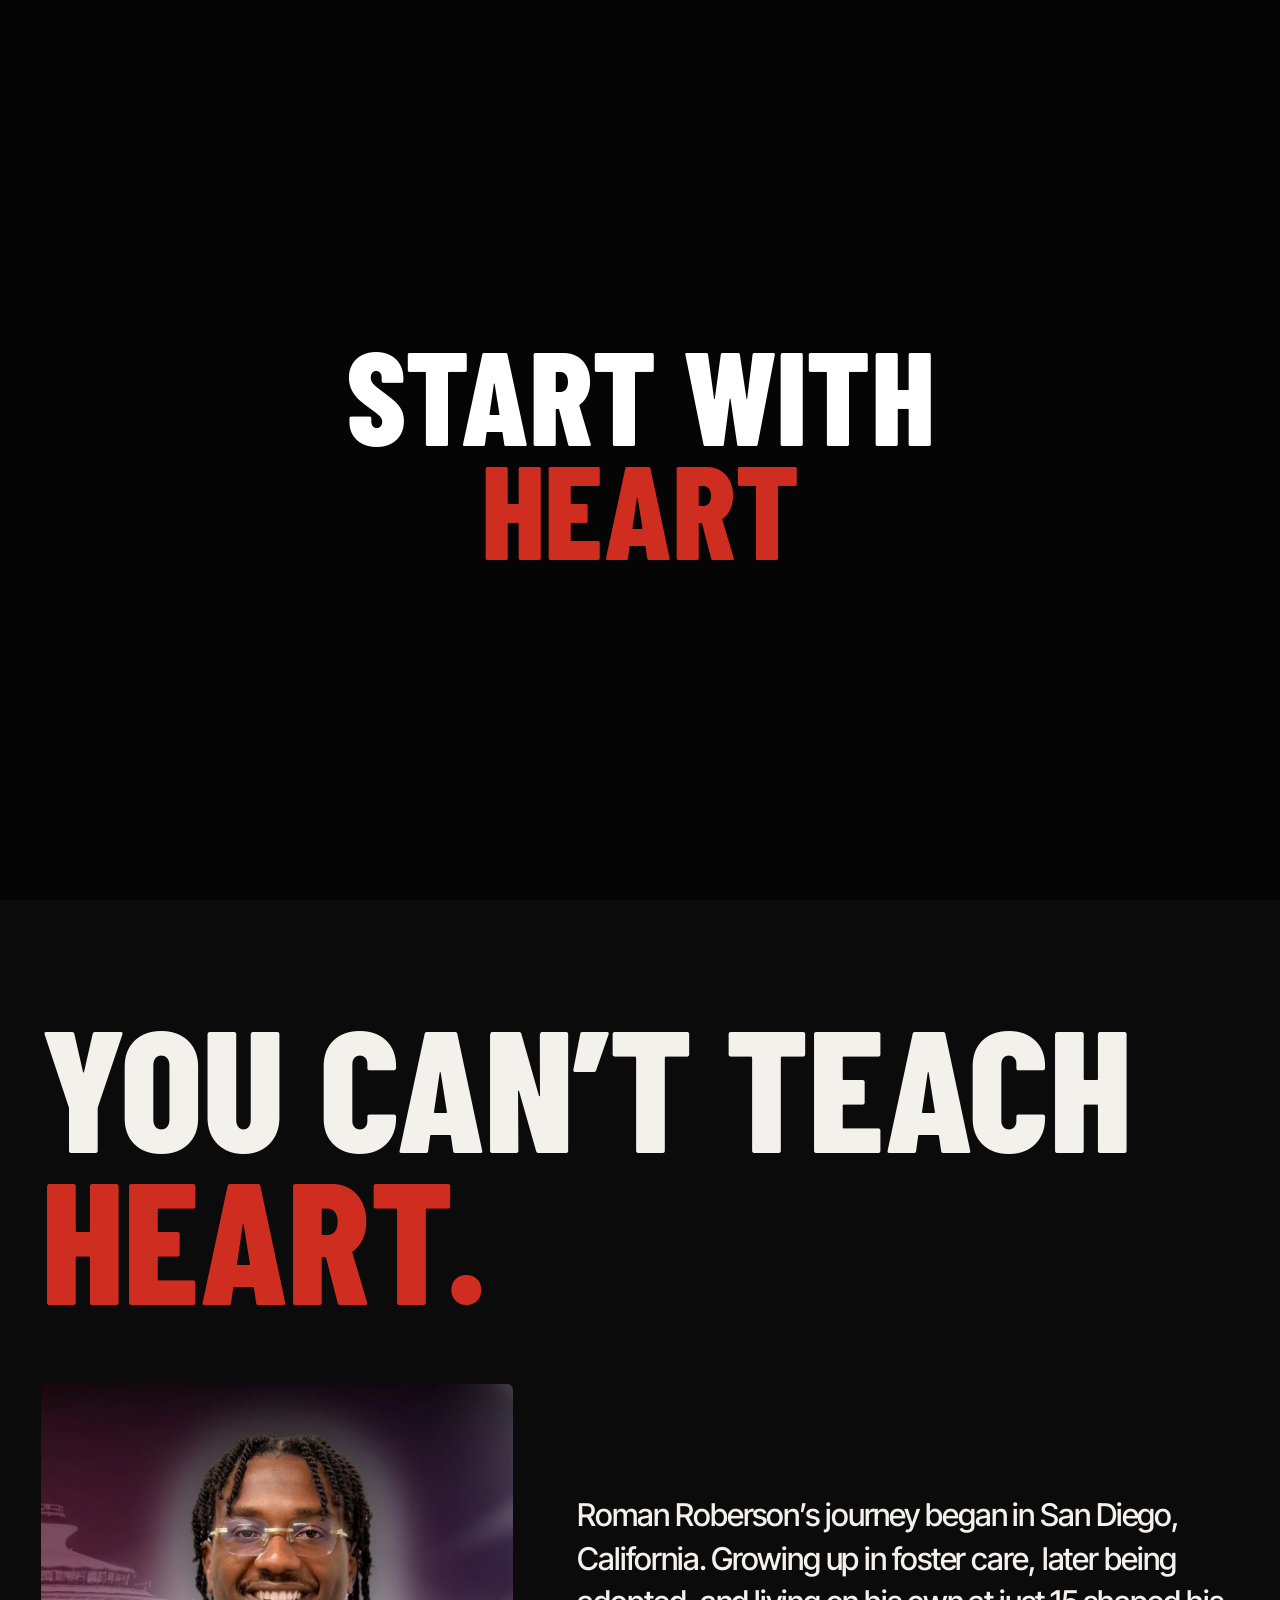
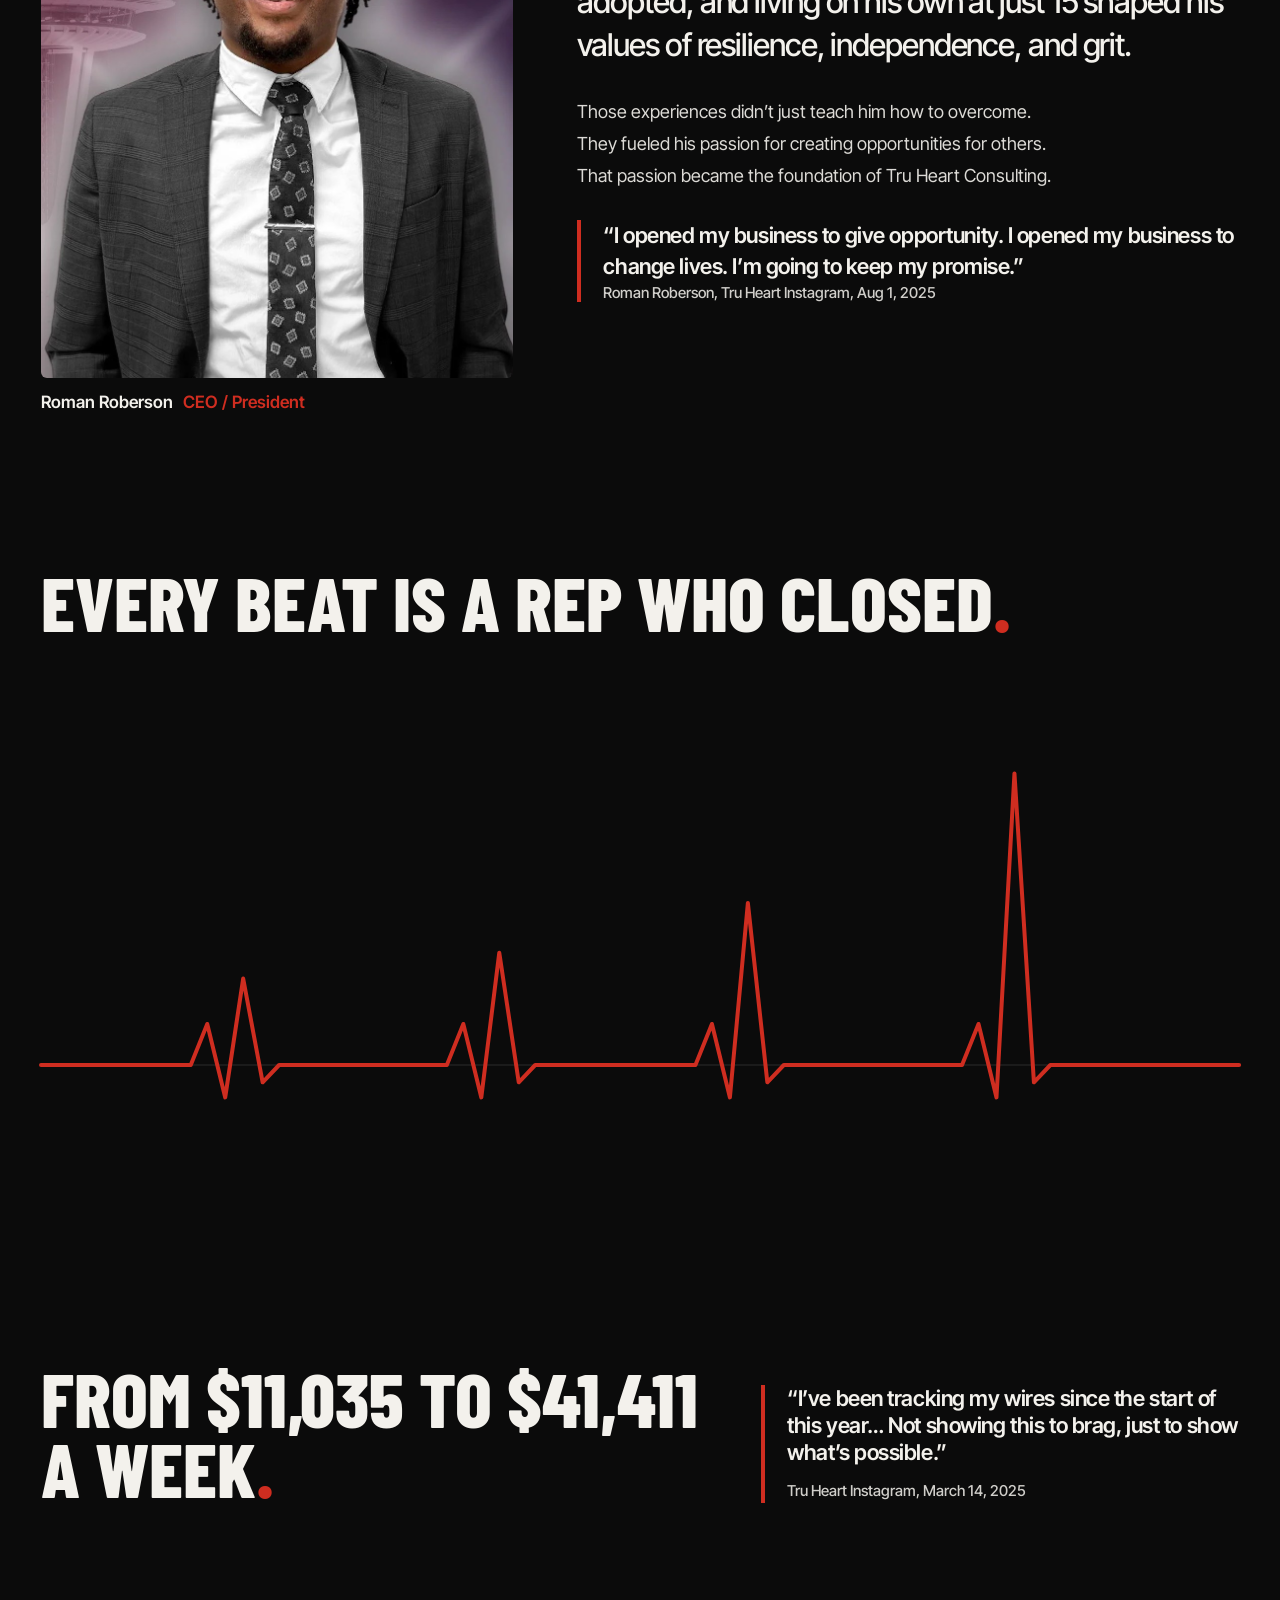
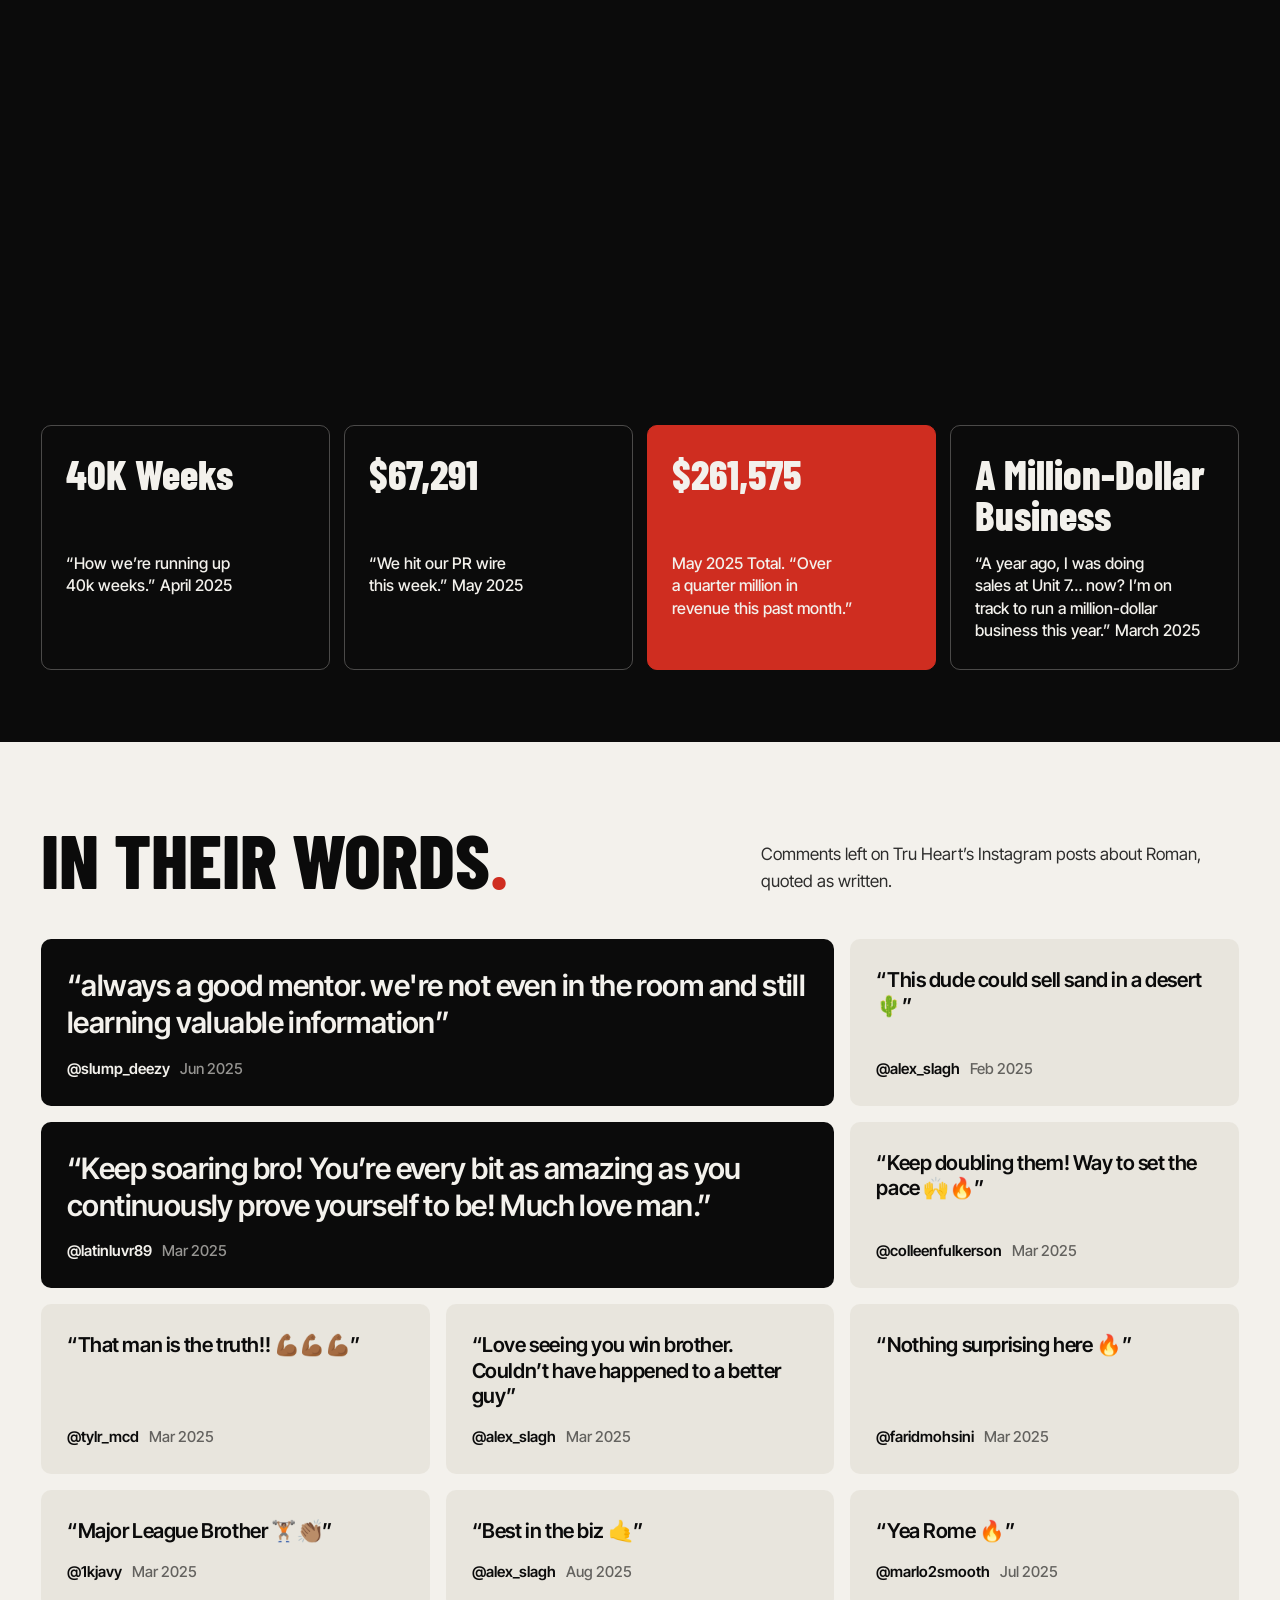
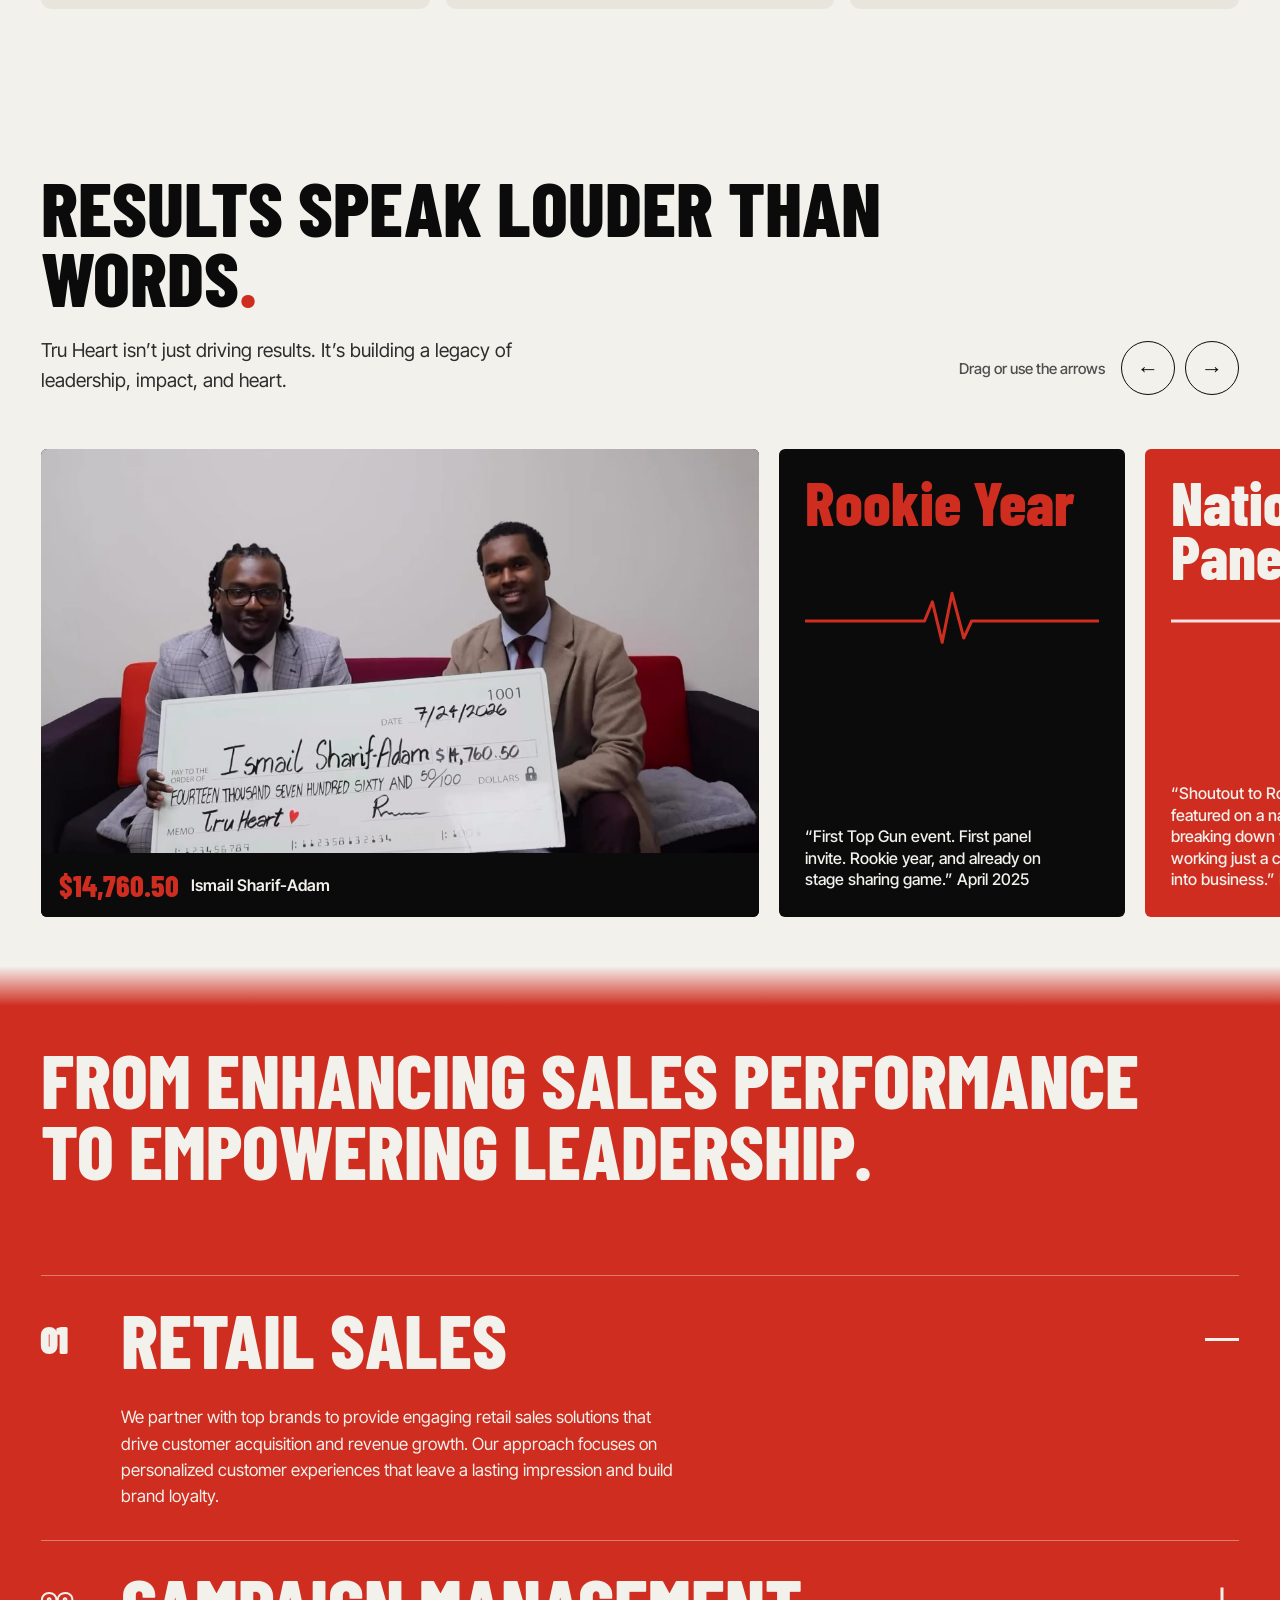
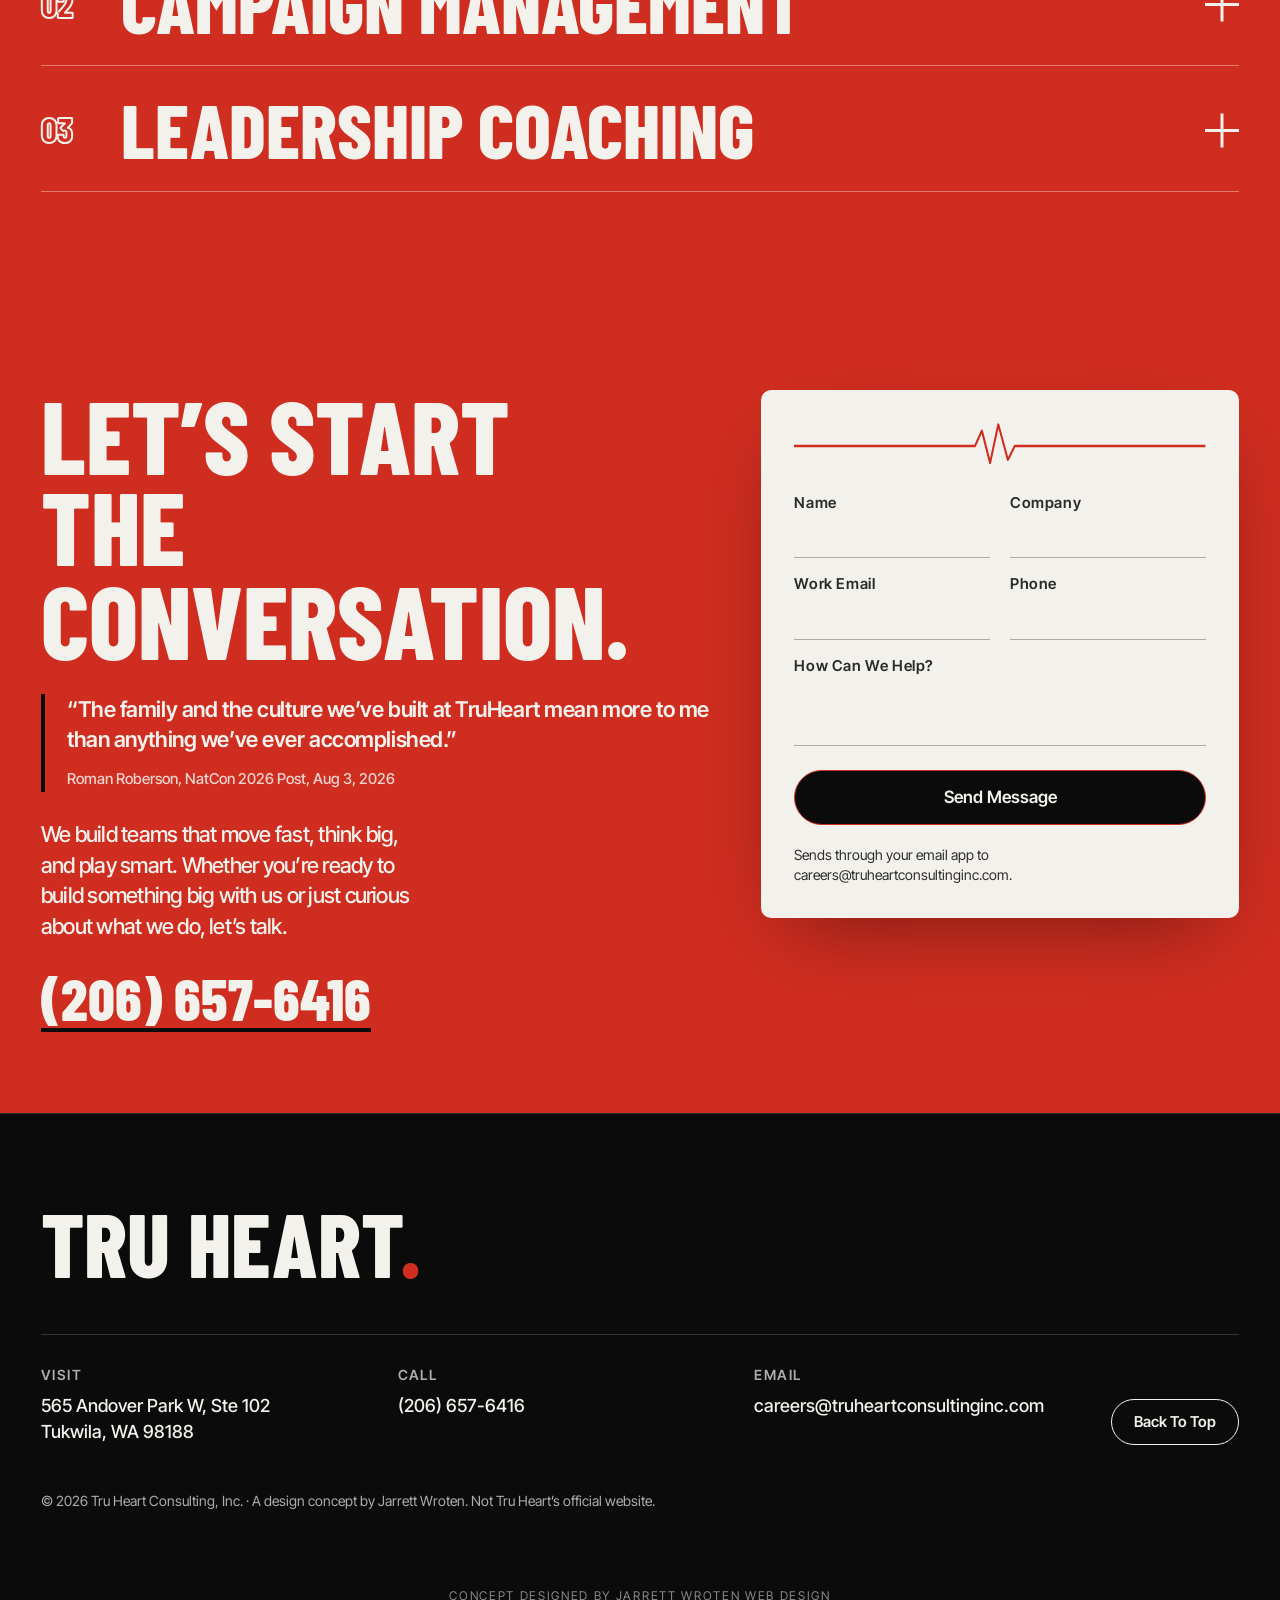
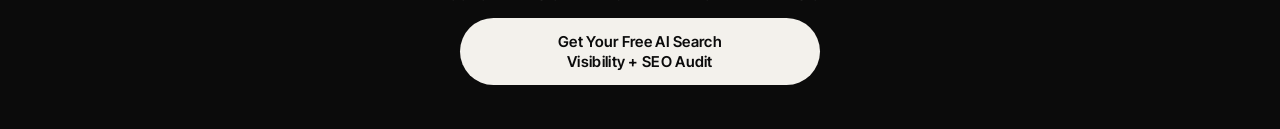
<file: index.html>
<!doctype html>
<html lang="en">
<head>
<meta charset="utf-8">
<meta name="viewport" content="width=device-width,initial-scale=1,viewport-fit=cover">
<meta name="robots" content="noindex,nofollow">
<title>Roman Roberson | Tru Heart Consulting</title>
<meta name="description" content="Tru Heart Consulting builds high-performing sales teams and empowers leaders to take charge and deliver results. Tukwila, WA.">
<link rel="canonical" href="https://truheart.jarrettwroten.com/">
<meta property="og:type" content="website">
<meta property="og:title" content="Roman Roberson | Tru Heart Consulting">
<meta property="og:description" content="Tru Heart Consulting builds high-performing sales teams and empowers leaders to take charge and deliver results. Tukwila, WA.">
<meta property="og:url" content="https://truheart.jarrettwroten.com/">
<meta property="og:site_name" content="Tru Heart Consulting">
<meta property="og:image" content="https://truheart.jarrettwroten.com/social-preview.jpg">
<meta property="og:image:type" content="image/jpeg">
<meta property="og:image:width" content="1080">
<meta property="og:image:height" content="608">
<meta property="og:image:alt" content="Two people holding an oversized check with Tru Heart written on it.">
<meta name="twitter:card" content="summary_large_image">
<meta name="twitter:title" content="Roman Roberson | Tru Heart Consulting">
<meta name="twitter:description" content="Tru Heart Consulting builds high-performing sales teams and empowers leaders to take charge and deliver results. Tukwila, WA.">
<meta name="twitter:image" content="https://truheart.jarrettwroten.com/social-preview.jpg">
<meta name="twitter:image:alt" content="Two people holding an oversized check with Tru Heart written on it.">
<meta name="theme-color" content="#0b0b0b">
<link rel="icon" href="data:image/svg+xml,%3Csvg xmlns=%22http://www.w3.org/2000/svg%22 viewBox=%220 0 16 16%22%3E%3Ccircle cx=%228%22 cy=%228%22 r=%226%22 fill=%22%23cf2d20%22/%3E%3C/svg%3E">
<link rel="preload" href="fonts/Display.woff2" as="font" type="font/woff2" crossorigin>
<link rel="stylesheet" href="site.css?v=87">
<link rel="preload" href="site.js?v=86" as="script">
<script>document.documentElement.classList.add('js');if('scrollRestoration' in history)history.scrollRestoration='manual';if(!location.hash)window.scrollTo(0,0)</script>
</head>
<body>
<div id="ld" aria-hidden="true"><p class="ld-t"><span class="ld-a">Start With</span><span class="ld-b">Heart</span></p></div>
<div class="bg" aria-hidden="true"></div>
<svg class="spine" id="spine" viewBox="0 0 24 1000" preserveAspectRatio="none" aria-hidden="true"><path class="spine-b" d=""/><path class="spine-p" d=""/><path class="spine-k" d="M12 0L12 4 4 9 21 16 3 24 15 29 12 34"/></svg>

<header class="bar">
  <a class="mark" href="#top" aria-label="Tru Heart Consulting">Tru Heart<i>.</i></a>
  <div class="bar-ctas">
    <button class="btn btn-ghost pause" id="pause" type="button" aria-pressed="false" aria-label="Pause motion"><span class="pz-i" aria-hidden="true"></span><span class="pz-t">Pause</span></button>
    
    <a class="btn btn-red cta-top" href="#talk"><span class="ct-l">Start The Conversation</span><span class="ct-s">Let&rsquo;s Talk</span></a>
  </div>
</header>

<main id="top">
<section class="hero" data-bg="#0b0b0b" data-fg="#f3f1ec">
  <div class="hero-stage">
    <figure class="hero-film">
      <video id="heroVid" src="media/stage.mp4?v=5" poster="media/stage-poster.jpg?v=5" muted loop playsinline autoplay preload="auto" width="1224" height="1440"></video>
    </figure>
    <div class="hero-facts" aria-label="Tru Heart at a glance">
      <ul class="hf-l">
        <li><strong>$261,575</strong><span>Team revenue, May 2025</span></li>
        <li><strong>36</strong><span>Reps on Roman&rsquo;s team</span></li>
        <li><strong>National</strong><span>Panel speaker, 2025</span></li>
      </ul>
    </div>
    <canvas class="ekg" id="ekg" aria-hidden="true"></canvas>
  <div class="hero-grid">
      <div class="hero-type">
        
        <h1 class="hl" aria-label="Start With Heart.">
          <span class="w w1">Start</span>
          <span class="w w2">With</span>
          <span class="w w3 payoff">Heart<b>.</b></span>
        </h1>
      </div>
      <p class="lede">Roman founded Tru Heart on the belief that true success is built on trust, unity, and resilience.</p>
    </div>
    <div class="ticker" aria-label="Results">
      <div class="ticker-track">
        <span>Ismail Sharif-Adam <em>$14,760.50</em></span><span>Aqsa Jalal <em>$5,000 In 7 Days</em></span><span>Daevon Swansey <em>$2,800 In A Week</em></span><span>May 2025 <em>$261,575</em></span><span>Top Gun Panel 2025</span><span>NatCon 2026</span><span aria-hidden="true">Ismail Sharif-Adam <em>$14,760.50</em></span><span aria-hidden="true">Aqsa Jalal <em>$5,000 In 7 Days</em></span><span aria-hidden="true">Daevon Swansey <em>$2,800 In A Week</em></span><span aria-hidden="true">May 2025 <em>$261,575</em></span><span aria-hidden="true">Top Gun Panel 2025</span><span aria-hidden="true">NatCon 2026</span>
      </div>
    </div>
  </div>
</section>

<section class="creed story" id="story" data-bg="#0b0b0b" data-fg="#f3f1ec">
  <h2 class="creed-hl" aria-label="You Can't Teach Heart.">
    <span class="cw">You</span> <span class="cw">Can&rsquo;t</span> <span class="cw">Teach</span> <span class="cw red">Heart.</span>
  </h2>
  <div class="story-grid">
    <figure class="story-pic"><img src="media/roman-portrait.jpg" alt="Roman Roberson, Founder And CEO Of Tru Heart Consulting" width="957" height="1203" loading="lazy"><figcaption>Roman Roberson <em>CEO / President</em></figcaption></figure>
    <div class="story-copy">
      
      <div class="statement"><p>Roman Roberson&rsquo;s journey began in San Diego, California. Growing up in foster care, later being adopted, and living on his own at just 15 shaped his values of resilience, independence, and grit.</p></div>
      <p class="body">Those experiences didn&rsquo;t just teach him how to overcome. They fueled his passion for creating opportunities for others. That passion became the foundation of Tru Heart Consulting.</p>
      <blockquote class="rq"><p>&ldquo;I opened my business to give opportunity. I opened my business to change lives. I&rsquo;m going to keep my promise.&rdquo;</p><cite>Roman Roberson, Tru Heart Instagram, Aug 1, 2025</cite></blockquote>
    </div>
  </div>
</section>


<section class="pulse" id="pulse" data-bg="#0b0b0b" data-fg="#f3f1ec" aria-labelledby="pulse-h">
  <div class="pulse-pin">
    <div class="pulse-head">
      
      <h2 class="h2" id="pulse-h">Every Beat Is A Rep Who Closed<b>.</b></h2>
    </div>
    <div class="pulse-chart">
      <svg class="pulse-svg" viewBox="0 0 1600 400" preserveAspectRatio="none" aria-hidden="true">
        <path class="pl-base" d="M0 300H1600"/>
        <path class="pl" d="M0 300H170L200 300 222 262 246 330 270 220 296 316 318 300H512L542 300 564 262 588 330 612 196 638 316 660 300H844L874 300 896 262 920 330 944 150 970 316 992 300H1200L1230 300 1252 262 1276 330 1300 30 1326 316 1348 300H1600"/>
      </svg>
      <ol class="beats">
        <li style="--x:16.9%;--y:55%"><strong>$2,800</strong><span>Daevon Swansey, 1 Week</span></li>
        <li style="--x:38.2%;--y:49%"><strong>$5,000</strong><span>Aqsa Jalal, 7 Days</span></li>
        <li style="--x:59%;--y:37.5%"><strong>$14,760.50</strong><span>Ismail Sharif-Adam</span></li>
        <li style="--x:81.2%;--y:7.5%" class="big"><strong>$261,575</strong><span>May 2025 Total</span></li>
      </ol>
    </div>
  </div>
</section>


<section class="wires" id="wires" data-bg="#0b0b0b" data-fg="#f3f1ec" aria-labelledby="wires-h">
  <div class="wires-head">
    
    <h2 class="h2" id="wires-h">From $11,035 To $41,411 A Week<b>.</b></h2>
    <blockquote class="rq"><p>&ldquo;I&rsquo;ve been tracking my wires since the start of this year&hellip; Not showing this to brag, just to show what&rsquo;s possible.&rdquo;</p><cite>Tru Heart Instagram, March 14, 2025</cite></blockquote>
  </div>
  <div class="wchart">
    <svg class="wline" viewBox="0 0 1000 400" preserveAspectRatio="none" aria-hidden="true"><path id="wpath" d=""/></svg>
    <ol class="wpts"><li style="--i:0;--v:0.2665"><strong>$11,035.25</strong><span class="wk">Week 1/11</span></li><li style="--i:1;--v:0.2529"><strong>$10,471.00</strong><span class="wk">Week 1/18</span></li><li style="--i:2;--v:0.2716"><strong>$11,245.50</strong><span class="wk">Week 1/25</span></li><li style="--i:3;--v:0.5601"><strong>$23,196.25</strong><span class="wk">Week 2/1</span></li><li style="--i:4;--v:0.5517"><strong>$22,846.50</strong><span class="wk">Week 2/8</span></li><li style="--i:5;--v:0.5539"><strong>$22,936.50</strong><span class="wk">Week 2/15</span></li><li style="--i:6;--v:0.6337"><strong>$26,242.25</strong><span class="wk">Week 2/22</span></li><li style="--i:7;--v:1.0000"><strong>$41,411.00</strong><span class="wk">Week 3/1</span></li></ol>
  </div>
  <ul class="money">
    <li><strong>40K Weeks</strong><span>&ldquo;How we&rsquo;re running up 40k weeks.&rdquo; April 2025</span></li>
    <li><strong>$67,291</strong><span>&ldquo;We hit our PR wire this week.&rdquo; May 2025</span></li>
    <li class="red"><strong>$261,575</strong><span>May 2025 Total. &ldquo;Over a quarter million in revenue this past month.&rdquo;</span></li>
    <li><strong>A Million-Dollar Business</strong><span>&ldquo;A year ago, I was doing sales at Unit 7&hellip; now? I&rsquo;m on track to run a million-dollar business this year.&rdquo; March 2025</span></li>
  </ul>
</section>

<section class="praise" id="praise" data-bg="#f3f1ec" data-fg="#0b0b0b" aria-labelledby="praise-h">
  <div class="praise-head">
    
    <h2 class="h2" id="praise-h">In Their Words<b>.</b></h2>
    <p class="body">Comments left on Tru Heart&rsquo;s Instagram posts about Roman, quoted as written.</p>
  </div>
  <ul class="pwall"><li class="pq big"><p>&ldquo;always a good mentor. we're not even in the room and still learning valuable information&rdquo;</p><cite>@slump_deezy <span>Jun 2025</span></cite></li><li class="pq"><p>&ldquo;This dude could sell sand in a desert 🌵&rdquo;</p><cite>@alex_slagh <span>Feb 2025</span></cite></li><li class="pq big"><p>&ldquo;Keep soaring bro! You’re every bit as amazing as you continuously prove yourself to be! Much love man.&rdquo;</p><cite>@latinluvr89 <span>Mar 2025</span></cite></li><li class="pq"><p>&ldquo;Keep doubling them! Way to set the pace 🙌🔥&rdquo;</p><cite>@colleenfulkerson <span>Mar 2025</span></cite></li><li class="pq"><p>&ldquo;That man is the truth!! 💪🏾💪🏾💪🏾&rdquo;</p><cite>@tylr_mcd <span>Mar 2025</span></cite></li><li class="pq"><p>&ldquo;Love seeing you win brother. Couldn’t have happened to a better guy&rdquo;</p><cite>@alex_slagh <span>Mar 2025</span></cite></li><li class="pq"><p>&ldquo;Nothing surprising here 🔥&rdquo;</p><cite>@faridmohsini <span>Mar 2025</span></cite></li><li class="pq"><p>&ldquo;Major League Brother 🏋🏽👏🏽&rdquo;</p><cite>@1kjavy <span>Mar 2025</span></cite></li><li class="pq"><p>&ldquo;Best in the biz 🤙&rdquo;</p><cite>@alex_slagh <span>Aug 2025</span></cite></li><li class="pq"><p>&ldquo;Yea Rome 🔥&rdquo;</p><cite>@marlo2smooth <span>Jul 2025</span></cite></li></ul>
</section>

<section class="cases" id="results" data-bg="#f3f1ec" data-fg="#0b0b0b" aria-labelledby="cases-h">
  <div class="cases-pin">
    <div class="cases-head">
      
      <h2 class="h2" id="cases-h">Results Speak Louder Than Words<b>.</b></h2>
      <p class="body">Tru Heart isn&rsquo;t just driving results. It&rsquo;s building a legacy of leadership, impact, and heart.</p>
      <div class="rail-nav"><span class="rail-hint">Drag or use the arrows</span><button type="button" class="rail-b" data-dir="-1" aria-label="Previous result">&larr;</button><button type="button" class="rail-b" data-dir="1" aria-label="Next result">&rarr;</button></div>
    </div>
    <div class="cases-track">
      <article class="case case-film case-cheque">
        <video data-src="media/cheque.mp4" poster="media/cheque-poster.jpg" muted loop playsinline preload="none" width="1080" height="608" class="lazyplay"></video>
        <div class="case-cap"><strong>$14,760.50</strong><span>Ismail Sharif-Adam</span></div>
      </article>
      <article class="case case-num case-ink"><strong>Rookie Year</strong><span>&ldquo;First Top Gun event. First panel invite. Rookie year, and already on stage sharing game.&rdquo; April 2025</span></article>
      <article class="case case-num case-red"><strong>National Panel</strong><span>&ldquo;Shoutout to Roman for being featured on a national panel, breaking down what&rsquo;s been working just a couple months into business.&rdquo; March 2025</span></article>
      <article class="case case-num case-ink"><strong>36</strong><span>&ldquo;We&rsquo;ve grown to a team of 36.&rdquo; Plus two senior leader promos, Carlee And David. May 2025</span></article>
      <article class="case case-num case-red"><strong>NatCon 2026</strong><span>&ldquo;I&rsquo;ll never get tired of hearing our people&rsquo;s names called.&rdquo; Roman, NatCon 2026 Post, Aug 3, 2026</span></article>
    </div>
  </div>
</section>


<section class="services" id="services" data-bg="#cf2d20" data-fg="#f3f1ec">
  <div class="svc-head">
    
    <h2 class="h2">From Enhancing Sales Performance To Empowering Leadership<b>.</b></h2>
  </div>
  <ul class="acc">
    <li class="acc-i open"><button class="acc-b" type="button" aria-expanded="true"><span class="num">01</span><span class="acc-t">Retail Sales</span><span class="acc-x" aria-hidden="true"></span></button><div class="acc-p"><div class="acc-in"><p>We partner with top brands to provide engaging retail sales solutions that drive customer acquisition and revenue growth. Our approach focuses on personalized customer experiences that leave a lasting impression and build brand loyalty.</p></div></div></li>
    <li class="acc-i"><button class="acc-b" type="button" aria-expanded="false"><span class="num">02</span><span class="acc-t">Campaign Management</span><span class="acc-x" aria-hidden="true"></span></button><div class="acc-p"><div class="acc-in"><p>From strategy to execution, we manage every detail of sales campaigns to ensure maximum impact and measurable results, aligning client goals with market trends.</p></div></div></li>
    <li class="acc-i"><button class="acc-b" type="button" aria-expanded="false"><span class="num">03</span><span class="acc-t">Leadership Coaching</span><span class="acc-x" aria-hidden="true"></span></button><div class="acc-p"><div class="acc-in"><p>Our coaching programs empower aspiring and established leaders to develop the skills needed to inspire teams and achieve organizational goals.</p></div></div></li>
  </ul>
</section>




<section class="talk" id="talk" data-bg="#cf2d20" data-fg="#f3f1ec">
  <div class="talk-type">
    
    <h2 class="talk-hl" aria-label="Let's Start The Conversation."><span><i class="bw">Let&rsquo;s</i> <i class="bw">Start</i></span><span>The Conversation<b>.</b></span></h2>
    <blockquote class="rq rq-close"><p>&ldquo;The family and the culture we&rsquo;ve built at TruHeart mean more to me than anything we&rsquo;ve ever accomplished.&rdquo;</p><cite>Roman Roberson, NatCon 2026 Post, Aug 3, 2026</cite></blockquote>
    <p class="statement">We build teams that move fast, think big, and play smart. Whether you&rsquo;re ready to build something big with us or just curious about what we do, let&rsquo;s talk.</p>
    <a class="phone-xl" href="tel:+12066576416">(206) 657-6416</a>
  </div>
  <div class="talk-card">
    <svg class="talk-ekg" viewBox="0 0 600 60" preserveAspectRatio="none" aria-hidden="true"><path d="M0 30H250L264 30 274 10 286 52 298 2 312 48 322 30H600"/></svg>
  <form class="form" id="enq" novalidate>
      <div class="form-ok" role="status" aria-live="polite" hidden><strong>Message ready.</strong><span>Your email app has opened with everything filled in. Hit send and Tru Heart will take it from there.</span><button type="button" class="btn btn-ghost form-again">Write Another</button></div>
      <label><span>Name</span><input name="name" autocomplete="name" required></label>
      <label><span>Company</span><input name="company" autocomplete="organization" required></label>
      <label><span>Work Email</span><input name="email" type="email" autocomplete="email" required></label>
      <label><span>Phone</span><input name="phone" type="tel" autocomplete="tel"></label>
      <label class="full"><span>How Can We Help?</span><textarea name="msg" rows="2"></textarea></label>
      <div class="full form-foot">
        <button class="btn btn-red" type="submit">Send Message</button>
        <p class="fine">Sends through your email app to careers@truheartconsultinginc.com.</p>
      </div>
    </form>
  </div>
</section>
</main>

<footer class="foot" data-bg="#0b0b0b" data-fg="#f3f1ec">
  <p class="foot-mark">Tru Heart<i>.</i></p>
  <div class="foot-cols">
    <div><span class="fl">Visit</span><p>565 Andover Park W, Ste 102<br>Tukwila, WA 98188</p></div>
    <div><span class="fl">Call</span><p><a href="tel:+12066576416">(206) 657-6416</a></p></div>
    <div><span class="fl">Email</span><p><a href="mailto:careers@truheartconsultinginc.com">careers@truheartconsultinginc.com</a></p></div>
    <div class="foot-top"><a class="btn btn-ghost totop" href="#top">Back To Top</a></div>
  </div>
  <p class="credit">&copy; 2026 Tru Heart Consulting, Inc. &middot; A design concept by Jarrett Wroten. Not Tru Heart&rsquo;s official website.</p>
</footer>


<script src="vendor/gsap.min.js"></script>
<script src="vendor/ScrollTrigger.min.js"></script>
<script>
// r35: full loading page. START WITH, then HEART in red; it leaves once the film can play (max 4s), then site.js runs so the hero intro starts from its first frame.
(function(){var d=document,R=d.documentElement,ld=d.getElementById('ld'),hv=d.getElementById('heroVid'),hero=d.querySelector('.hero'),hf=d.querySelector('.hero .hero-film'),T=performance.now(),L=window.__ld={T:T,go:null,out:null,gone:null};
 R.classList.add('ld-on');hero.classList.add('intro-on');hf.style.clipPath='inset(30% 0 30% 0)';try{hv.pause()}catch(e){}
 function now(){return performance.now()-T}
 function go(){if(L.go!==null)return;L.go=now();ld.classList.add('go')}
 if(d.fonts&&d.fonts.load){d.fonts.load('700 1em Disp').then(go,go);setTimeout(go,600)}else go();
 function tick(){var t=now();if((L.go!==null&&t-L.go>=1500&&hv.readyState>=3)||t>=4000)out();else setTimeout(tick,50)}
 function out(){L.out=now();ld.classList.add('out');var done=0;
  function fin(){if(done)return;done=1;ld.parentNode.removeChild(ld);R.classList.remove('ld-on');try{hv.currentTime=0}catch(e){}L.gone=now();var s=d.createElement('script');s.src='site.js?v=86';d.body.appendChild(s)}
  ld.addEventListener('transitionend',fin);setTimeout(fin,420)}
 tick();})();
</script>
<!-- jw-book:start -->
<style>
.jw-book{position:relative;z-index:50;clear:both;display:flex;flex-direction:column;align-items:center;gap:12px;padding:40px 20px calc(44px + env(safe-area-inset-bottom));background:#0b0b0b;text-align:center;font-family:inherit;margin:0}
.jw-book__by{margin:0;font:inherit;font-size:12px;letter-spacing:.14em;text-transform:uppercase;color:rgba(243,241,236,.55)}
.jw-book__btn{display:inline-flex;align-items:center;justify-content:center;min-height:48px;padding:14px 28px;border-radius:999px;background:#f3f1ec;color:#0b0b0b;font:inherit;font-size:15px;font-weight:600;letter-spacing:.02em;line-height:1.3;text-decoration:none;text-align:center;text-wrap:balance;max-width:min(100%,360px);box-sizing:border-box;transition:transform .2s ease,filter .2s ease}
.jw-book__btn:hover{transform:translateY(-1px);filter:brightness(1.08)}
.jw-book__btn:focus-visible{outline:2px solid #f3f1ec;outline-offset:4px}
</style>
<aside class="jw-book" aria-label="Concept designed by Jarrett Wroten Web Design">
<p class="jw-book__by">Concept designed by Jarrett Wroten Web Design</p>
<a class="jw-book__btn" href="https://jarrettwroten.com/book/" target="_blank" rel="noopener">Get Your Free AI Search Visibility + SEO Audit</a>
</aside>
<!-- jw-book:end -->
</body>
</html>
</file>
<file: site.css>
@font-face{font-family:Disp;src:url(fonts/Display.woff2) format('woff2');font-weight:700 900;font-display:swap}
@font-face{font-family:UI;src:url(fonts/InterTight-400-latin.woff2) format('woff2');font-weight:400;font-display:swap}
@font-face{font-family:UI;src:url(fonts/InterTight-500-latin.woff2) format('woff2');font-weight:500;font-display:swap}
@font-face{font-family:UI;src:url(fonts/InterTight-600-latin.woff2) format('woff2');font-weight:600;font-display:swap}
:root{--red:#cf2d20;--ink:#0b0b0b;--paper:#f3f1ec;--fg:var(--paper);--pad:clamp(20px,3.2vw,56px);--ease:cubic-bezier(.22,1,.36,1)}
*{box-sizing:border-box;margin:0;padding:0}
html{background:var(--ink);-webkit-text-size-adjust:100%}
html.lenis{height:auto}.lenis.lenis-smooth{scroll-behavior:auto}
body{font-family:UI,system-ui,sans-serif;color:var(--fg);font-size:17px;line-height:1.55;-webkit-font-smoothing:antialiased;overflow-x:hidden;transition:color .6s var(--ease)}
.bg{position:fixed;inset:0;background:var(--ink);z-index:-1}
a{color:inherit}
b,i{font-style:normal;color:var(--red)}
.services b{color:var(--ink)}
video{display:block;width:100%;height:100%;object-fit:cover;background:#111}
.eyebrow{font-family:UI;font-weight:600;font-size:13px;letter-spacing:.14em;text-transform:uppercase;opacity:.72;margin-bottom:22px}
.btn{display:inline-flex;align-items:center;justify-content:center;min-height:46px;padding:0 22px;border-radius:999px;font:600 15px/1 UI,sans-serif;text-decoration:none;border:1.5px solid currentColor;cursor:pointer;transition:background .35s var(--ease),color .35s var(--ease),transform .35s var(--ease);white-space:nowrap}
.btn-red{background:var(--red);border-color:var(--red);color:#fff}
.btn-red:hover{background:#b3241a;border-color:#b3241a}
.btn-ghost{background:transparent}
.btn-ghost:hover{background:var(--fg);color:var(--ink)}
.btn:active{transform:scale(.97)}
:focus-visible{outline:2px solid var(--red);outline-offset:3px}

.bar{transition:transform .7s var(--ease),background-color .9s var(--ease),color .9s var(--ease);color:var(--paper);position:fixed;top:0;left:0;right:0;z-index:20;display:flex;justify-content:space-between;align-items:center;padding:18px var(--pad);mix-blend-mode:normal;pointer-events:none}
.bar>*{pointer-events:auto}
.mark{white-space:nowrap;font-family:Disp;font-weight:700;font-size:26px;letter-spacing:.01em;text-transform:uppercase;text-decoration:none;line-height:1}
.bar-ctas{display:flex;gap:10px}
.bar .btn-ghost{backdrop-filter:none}

.hero{position:relative;min-height:100vh;min-height:100svh;display:flex;flex-direction:column;justify-content:flex-end;padding:96px var(--pad) 0}
.hero-grid{display:grid;grid-template-columns:minmax(0,40fr) minmax(0,60fr);gap:clamp(24px,3vw,56px);align-items:end;flex:1}
.hero-type{padding-bottom:clamp(28px,4vh,56px)}
.hl{font-family:Disp;font-weight:700;text-transform:uppercase;font-size:clamp(84px,11.6vw,220px);line-height:.86;letter-spacing:-.005em;display:flex;flex-direction:column}
.hl .w{display:block;will-change:transform}
.payoff{opacity:0;transform:translateY(.12em);transition:opacity .55s var(--ease),transform .7s var(--ease)}
.payoff.on{opacity:1;transform:none}
.lede{max-width:30ch;margin-top:28px;font-size:clamp(17px,1.25vw,20px);opacity:.86}
.film{position:relative;overflow:hidden;border-radius:4px;background:#111}
.hero-film{aspect-ratio:1276/720;align-self:center;max-width:1276px;justify-self:end;width:100%;transform-origin:100% 50%}
.ticker{margin:clamp(20px,3vh,36px) calc(var(--pad)*-1) 0;border-top:1px solid rgba(243,241,236,.16);overflow:hidden;white-space:nowrap;padding:16px 0}
.ticker-track{display:inline-flex;gap:56px;padding-left:56px;animation:tick 48s linear infinite;font:500 15px/1 UI;letter-spacing:.02em}
.ticker em{font-style:normal;color:var(--red);font-weight:600;margin-left:8px}
@keyframes tick{to{transform:translateX(-50%)}}
.paused .ticker-track{animation-play-state:paused}

.creed{min-height:120vh;padding:22vh var(--pad) 18vh;display:flex;flex-direction:column;justify-content:center}
.creed-hl{font-family:Disp;font-weight:700;text-transform:uppercase;font-size:clamp(64px,13.5vw,260px);line-height:.88;letter-spacing:-.005em}
.cw{display:inline-block;will-change:transform}
.red{color:var(--red)}
.creed-body{display:grid;grid-template-columns:1fr 1fr;gap:var(--pad);max-width:900px;margin:8vh 0 0 auto;font-size:clamp(18px,1.4vw,22px)}

.h2{font-family:Disp;font-weight:700;text-transform:uppercase;font-size:clamp(46px,6vw,108px);line-height:.92;letter-spacing:0}
.h2.big{font-size:clamp(56px,8.4vw,150px)}
.body{max-width:46ch;margin-top:24px;font-size:clamp(17px,1.2vw,19px);opacity:.85}

.proof{padding:18vh var(--pad);display:grid;grid-template-columns:minmax(0,5fr) minmax(0,7fr);gap:clamp(28px,4vw,72px);align-items:center}
.proof-film{max-width:1080px;width:100%}
.proof-film{overflow:visible;background:none}.proof-film video{border-radius:4px;aspect-ratio:1080/608;height:auto}.film figcaption{padding:16px 0 0;font:600 15px/1 UI;display:flex;align-items:center}
.film figcaption em{font-style:normal;color:#fff;font-weight:600;background:var(--red);padding:5px 8px;border-radius:3px;margin-left:8px}
.stats{grid-column:1/-1;list-style:none;display:grid;grid-template-columns:repeat(3,1fr);border-top:1px solid rgba(11,11,11,.18);margin-top:clamp(24px,6vh,72px)}
.stats li{padding:28px 0 0;display:flex;flex-direction:column;gap:10px}
.stats li+li{padding-left:var(--pad);border-left:1px solid rgba(11,11,11,.18)}
.stats strong{font-family:Disp;font-weight:700;font-size:clamp(56px,7vw,124px);line-height:.9;font-variant-numeric:tabular-nums}
.stats span{font-weight:500;font-size:16px;opacity:.75}

.services{padding:18vh var(--pad) 20vh}
.svc-head{max-width:1100px;margin-bottom:10vh}
.stack{display:flex;flex-direction:column;gap:3vh}
.card{position:sticky;top:calc(14vh + var(--i)*26px);background:var(--ink);color:var(--paper);border-radius:6px;padding:clamp(28px,3.4vw,56px);display:grid;grid-template-columns:120px minmax(0,1fr) minmax(0,1.1fr);gap:clamp(20px,3vw,56px);align-items:start;min-height:44vh;box-shadow:0 -18px 40px rgba(0,0,0,.18)}
.card .num{font:600 15px/1 UI;color:var(--red);padding-top:12px}
.card h3{font-family:Disp;font-weight:700;text-transform:uppercase;font-size:clamp(40px,4.6vw,84px);line-height:.92}
.card p{font-size:clamp(17px,1.2vw,19px);opacity:.82;max-width:46ch;padding-top:8px}

.culture{padding:20vh var(--pad);display:grid;grid-template-columns:minmax(0,5fr) minmax(0,6fr);gap:clamp(28px,6vw,120px);align-items:center}
.reel{aspect-ratio:720/898;max-width:560px;width:100%;justify-self:end}

.talk{padding:18vh var(--pad) 14vh;display:grid;grid-template-columns:minmax(0,6fr) minmax(0,5fr);gap:clamp(32px,6vw,120px);align-items:end}
.phone{display:inline-block;margin-top:28px;font-family:Disp;font-weight:700;font-size:clamp(30px,2.6vw,44px);text-decoration:none;border-bottom:2px solid var(--red);line-height:1.1}
.form{display:grid;grid-template-columns:1fr 1fr;gap:22px 24px;max-width:620px;width:100%}
.form label{display:flex;flex-direction:column;gap:6px}
.form label span{font:500 13px/1 UI;letter-spacing:.04em;opacity:.7}
.form input,.form textarea{font:400 17px/1.4 UI;color:inherit;background:transparent;border:0;border-bottom:1px solid rgba(243,241,236,.3);padding:8px 0 10px;border-radius:0;outline:0;resize:none;transition:border-color .3s}
.form input:focus,.form textarea:focus{border-bottom-color:var(--red)}
.form .bad{border-bottom-color:var(--red)}
.full{grid-column:1/-1}
.form-foot{display:flex;align-items:center;gap:20px;flex-wrap:wrap;margin-top:6px}
.fine{font-size:13px;opacity:.55}

.foot{padding:10vh var(--pad) 40px;border-top:1px solid rgba(243,241,236,.14);display:grid;grid-template-columns:1fr auto;gap:28px;align-items:end;font-size:15px}
.foot-mark{font-family:Disp;font-weight:700;font-size:clamp(64px,10vw,180px);line-height:.85;text-transform:uppercase;grid-column:1/-1}
.foot a{text-decoration:none}
.credit{grid-column:1/-1;font-size:13px;opacity:.5}

.pause{min-width:84px;color:inherit}

.rv{opacity:0;transform:translateY(28px);transition:opacity .9s var(--ease),transform 1.1s var(--ease)}
.rv.in,.paused .rv,.no-anim .rv{opacity:1;transform:none}
.paused .payoff{opacity:1;transform:none}

@media (max-width:900px){
  body{font-size:16px}
  .bar{padding:14px 16px}
  .mark{font-size:19px}
  .bar .call{display:none}
  .bar .btn-red{min-height:44px;padding:0 16px;font-size:14px}
  .hero{padding:84px 16px 0;justify-content:flex-start}
  .hero-grid{grid-template-columns:1fr;gap:26px;align-items:start}
  .hero-type{order:1;padding-bottom:0}
  .hero-film{order:2;justify-self:stretch}
  .hl{font-size:clamp(76px,24vw,150px);flex-direction:row;flex-wrap:wrap;column-gap:.18em}
  .hl .w3{flex-basis:100%}
  .lede{margin-top:18px}
  .ticker{margin:26px -16px 0}
  .creed{min-height:auto;padding:16vh 16px}
  .creed-hl{font-size:clamp(64px,21vw,140px)}
  .creed-body{grid-template-columns:1fr;margin-top:40px;gap:16px}
  .proof,.culture,.talk{grid-template-columns:1fr;padding:14vh 16px}
  .stats{grid-template-columns:1fr}
  .stats li+li{padding-left:0;border-left:0;border-top:1px solid rgba(11,11,11,.18);margin-top:28px}
  .services{padding:14vh 16px}
  .card{grid-template-columns:1fr;min-height:auto;gap:14px;top:calc(12vh + var(--i)*18px)}
  .reel{justify-self:stretch;max-width:none}
  .culture .reel{order:2}
  .form{grid-template-columns:1fr}
  .foot{grid-template-columns:1fr;padding:10vh 16px 90px}
}

.bar.hide{transform:translateY(-110%)}
.bar.solid{background:var(--barbg,#0b0b0b)}
.on-red .bar .btn-red{background:var(--ink);border-color:var(--ink)}
.on-paper .bar{color:var(--ink)}
.hero-grid{grid-template-areas:"t f" "l f";grid-template-rows:auto auto}
.hero-type{grid-area:t;padding-bottom:0}.hero-film{grid-area:f;align-self:end}
.hero .lede{grid-area:l;margin-top:26px;padding-bottom:clamp(28px,4vh,56px)}
.card{min-height:36vh}
.card p{font-size:clamp(17px,1.35vw,21px)}
@media (max-width:900px){
 .hero-grid{grid-template-areas:"t" "f" "l";gap:22px}
 .hero .lede{margin-top:0;padding-bottom:0}
 .card{position:relative;top:auto}
 .bar .pause{min-width:68px;padding:0 12px;font-size:13px}
 .bar-ctas{gap:8px}
}

.intro{position:fixed;inset:0;z-index:50;background:var(--red);display:flex;align-items:center;justify-content:center;transform-origin:50% 0;animation:wipe 1s cubic-bezier(.76,0,.24,1) .75s forwards;pointer-events:none}
.intro span{font-family:Disp;font-weight:700;text-transform:uppercase;font-size:clamp(56px,10vw,170px);color:#fff;line-height:1;animation:introT .9s cubic-bezier(.76,0,.24,1) .6s forwards}
.intro b{color:var(--ink)}
@keyframes wipe{to{transform:translateY(-100%)}}
@keyframes introT{to{transform:translateY(-40%);opacity:0}}
/* r5: creed spacing, services cards, mobile header */
.creed{min-height:auto;padding:20vh var(--pad) 12vh}
.creed-body{margin-top:7vh}
.proof{padding-top:12vh}
.card{min-height:0;grid-template-columns:minmax(0,1fr) minmax(0,1fr);grid-template-rows:auto 1fr;padding:clamp(28px,3vw,48px) clamp(28px,3.4vw,56px) clamp(36px,4vw,64px);border-top:3px solid var(--red);border-radius:4px}
.card .num{grid-column:1/-1;font-family:Disp;font-weight:800;font-size:18px;padding:0;letter-spacing:.04em}
.card h3{font-size:clamp(48px,5.6vw,104px)}
.card p{align-self:end}
@media (max-width:900px){
 .bar{padding:12px 14px}
 .mark{font-size:20px}
 .bar .btn{min-height:44px}
 .bar .btn-red{padding:0 14px;font-size:13.5px}
 .bar .pause{min-width:0;width:64px;padding:0}
 .card{grid-template-columns:1fr}
 .card h3{font-size:clamp(40px,11vw,60px)}
 .creed{padding:14vh 16px 8vh}
}

/* ===== r2: full-bleed hero, pulse signature, menu ===== */
.hero{padding:0;display:flex;flex-direction:column;justify-content:flex-start;min-height:0}
.hero-stage{position:relative;height:calc(100vh - 54px);height:calc(100svh - 54px);min-height:520px;overflow:hidden;background:#0b0b0b}
.hero-film{position:absolute;inset:0;margin:0;clip-path:inset(0 0 0 0);will-change:clip-path}
.hero-film video{width:100%;height:100%;object-fit:cover;object-position:50% 38%;display:block}
.js .hero-film{animation:open 1.25s cubic-bezier(.77,0,.18,1) .35s both}
@keyframes open{from{clip-path:inset(49.6% 0 49.6% 0)}to{clip-path:inset(0 0 0 0)}}
.hero .hero-grid{position:absolute;left:0;right:0;bottom:0;display:flex;align-items:flex-end;justify-content:space-between;gap:40px;padding:0 var(--pad) clamp(28px,5vh,56px);grid-template-areas:none}
.hero .hl{font-size:clamp(76px,10.4vw,210px);color:#fff}
.hero .eyebrow{color:#fff;opacity:1}
.hero .lede{color:#fff;opacity:1;max-width:28ch;margin:0;padding:0}
.hero .ticker{position:relative;margin:0}
.bar{position:fixed}
.mbtn{display:inline-flex;align-items:center;gap:10px}
.mb-ico{display:inline-grid;gap:4px;width:16px}.mb-ico i{display:block;height:2px;background:currentColor;transition:transform .45s cubic-bezier(.77,0,.18,1)}
.menu-open .mb-ico i:first-child{transform:translateY(3px) rotate(45deg)}.menu-open .mb-ico i:last-child{transform:translateY(-3px) rotate(-45deg)}
.menu{position:fixed;inset:0;z-index:40;background:#cf2d20;color:#f3f1ec;display:flex;flex-direction:column;justify-content:center;padding:110px var(--pad) 40px;clip-path:inset(0 0 100% 0);transition:clip-path .8s cubic-bezier(.77,0,.18,1)}
.menu[hidden]{display:flex;visibility:hidden}
.menu.on{clip-path:inset(0 0 0 0);visibility:visible}
.menu-l{list-style:none;margin:0;padding:0}
.menu-l a{display:inline-block;font-family:Disp;font-weight:700;text-transform:uppercase;font-size:clamp(44px,7.4vw,128px);line-height:.98;color:inherit;text-decoration:none;transform:translateY(40%);opacity:0;transition:transform .8s cubic-bezier(.2,.8,.2,1),opacity .6s,color .3s}
.menu.on .menu-l a{transform:none;opacity:1}
.menu.on .menu-l li:nth-child(2) a{transition-delay:.08s}.menu.on .menu-l li:nth-child(3) a{transition-delay:.16s}
.menu-l a:hover,.menu-l a:focus-visible{color:#0b0b0b}
.menu-f{display:flex;gap:24px;margin-top:6vh;font-weight:500;opacity:.85;flex-wrap:wrap}
.menu-pulse{width:100%;height:80px;margin-bottom:4vh;fill:none;stroke:#f3f1ec;stroke-width:3;stroke-dasharray:1400;stroke-dashoffset:1400;transition:stroke-dashoffset 1.4s cubic-bezier(.6,0,.2,1) .2s}
.menu.on .menu-pulse{stroke-dashoffset:0}
body.menu-open .bar{z-index:50;color:#f3f1ec}
body.menu-open .bar .cta-top,body.menu-open .bar .call{visibility:hidden}
/* pulse */
.pulse{position:relative;padding:12vh 0 10vh}
.pulse-pin{min-height:100vh;min-height:100svh;display:flex;flex-direction:column;justify-content:center;padding:0 var(--pad)}
.pulse-chart{position:relative;margin-top:6vh;height:clamp(260px,42vh,460px)}
.pulse-svg{position:absolute;inset:0;width:100%;height:100%;overflow:visible;fill:none}
.pl-base{stroke:rgba(243,241,236,.14);stroke-width:1}
.pl{stroke:#cf2d20;stroke-width:4;stroke-linejoin:round;stroke-linecap:round;vector-effect:non-scaling-stroke}
.beats{list-style:none;margin:0;padding:0}
.beats li{position:absolute;left:var(--x);top:var(--y);transform:translate(14px,-110%);display:flex;flex-direction:column;gap:6px;opacity:0;transition:opacity .5s,transform .7s cubic-bezier(.2,.8,.2,1)}
.beats li.on{opacity:1;transform:translate(14px,-120%)}
.beats li::before{content:"";position:absolute;left:-20px;bottom:-14px;width:12px;height:12px;border-radius:50%;background:#cf2d20;box-shadow:0 0 0 0 rgba(207,45,32,.6)}
.beats li.on::before{animation:beat 1.4s ease-out infinite}
@keyframes beat{0%{box-shadow:0 0 0 0 rgba(207,45,32,.6)}70%{box-shadow:0 0 0 18px rgba(207,45,32,0)}100%{box-shadow:0 0 0 0 rgba(207,45,32,0)}}
.beats strong{font-family:Disp;font-weight:700;font-size:clamp(30px,3.4vw,60px);line-height:.9;font-variant-numeric:tabular-nums}
.beats li.big strong{font-size:clamp(44px,5.6vw,104px);color:#cf2d20}
.beats span{font-weight:500;font-size:15px;opacity:.75}
.paused .beats li,.no-anim .beats li{opacity:1;transform:translate(14px,-120%)}
/* service hover wipe */
.card{position:relative;overflow:hidden;isolation:isolate}
.card::before{content:"";position:absolute;inset:0;background:#f3f1ec;transform:scaleY(0);transform-origin:50% 100%;transition:transform .7s cubic-bezier(.77,0,.18,1);z-index:-1}
.card:hover::before,.card:focus-within::before,.card.lit::before{transform:scaleY(1)}
.card h3,.card p,.card .num{transition:color .5s .1s}
.card:hover h3,.card:hover p,.card:hover .num,.card.lit h3,.card.lit p,.card.lit .num{color:#0b0b0b}
.card:hover .num,.card.lit .num{color:#cf2d20}
.btn{transition:background .35s,color .35s,transform .35s cubic-bezier(.2,.8,.2,1)}
.btn:hover{transform:translateY(-2px)}
html{scrollbar-width:thin;scrollbar-color:#cf2d20 #0b0b0b}
::-webkit-scrollbar{width:8px}::-webkit-scrollbar-thumb{background:#cf2d20}::-webkit-scrollbar-track{background:#0b0b0b}
@media (max-width:900px){
 .bar .call{display:none}
 .bar .pause .x{display:none}
 .bar{transform:none!important}
 .hero-stage{height:78vh;height:78svh;min-height:520px}
 .hero-film video{object-position:58% 40%}
 .hero .hero-grid{flex-direction:column;align-items:flex-start;gap:14px;padding:0 16px 26px}
 .hero .hl{font-size:clamp(64px,20vw,110px)}
 .hero .lede{font-size:16px}
 .pulse{padding:10vh 0 6vh}.pulse-pin{min-height:0;padding:0 16px}
 .pulse-chart{height:auto;margin-top:5vh}
 .pulse-svg{position:relative;height:150px}
 .beats{display:grid;grid-template-columns:1fr 1fr;gap:26px 18px;margin-top:22px}
 .beats li{position:relative;left:auto;top:auto;transform:none;padding-left:20px}
 .beats li.on{transform:none}.paused .beats li,.no-anim .beats li{transform:none}
 .beats li::before{left:0;top:10px;bottom:auto}
 .menu-l a{font-size:clamp(34px,10.5vw,60px)}
}
.hero .hero-film{position:absolute;inset:0;width:100%;height:100%;max-width:none;aspect-ratio:auto;justify-self:auto;align-self:auto;transform:none;border-radius:0}
.hero .hero-film video{position:absolute;inset:0;width:100%;height:100%;object-fit:cover}
.mbtn{color:inherit}
@media (max-width:900px){
 .bar .cta-top{display:none}
 .bar .bar-ctas{gap:8px}
 .hero .hero-type{order:1}.hero .lede{order:2}
}
@media (max-width:900px){.hero-stage{height:calc(100vh - 54px);height:calc(100svh - 54px)}.menu-f{flex-direction:column;gap:4px}}

/* ===== r3: the pulse drives the page ===== */
.ekg{position:absolute;inset:0;width:100%;height:100%;pointer-events:none;z-index:1}
.hero .hero-grid{z-index:2}
.ekg-div{height:120px;margin:-60px 0;position:relative;z-index:3;pointer-events:none}
.ekg-div svg{width:100%;height:100%;overflow:visible}
.ekg-div path{fill:none;stroke:#cf2d20;stroke-width:3;vector-effect:non-scaling-stroke;stroke-linejoin:round;stroke-linecap:round}
.services+.ekg-div path,.ekg-div:has(+.services) path{stroke:#f3f1ec}
/* header contrast */
.bar .btn-ghost{background:rgba(11,11,11,.86);color:#f3f1ec;border-color:rgba(243,241,236,.28)}
.bar .mbtn .mb-ico i{background:#f3f1ec}
:focus:not(:focus-visible){outline:none}
/* case strip */
.cases{position:relative}
.cases-pin{min-height:100vh;min-height:100svh;display:flex;flex-direction:column;justify-content:center;padding:14vh 0 8vh;overflow:hidden}
.cases-head{padding:0 var(--pad);max-width:1100px}
.cases-track{display:flex;gap:clamp(16px,1.6vw,28px);padding:6vh var(--pad) 0;width:max-content;will-change:transform}
.case{flex:none;height:clamp(300px,46vh,460px);border-radius:6px;overflow:hidden;position:relative;display:flex;flex-direction:column;justify-content:flex-end;padding:26px;background:#e7e3da}
.case-film{width:calc(clamp(300px,46vh,460px)*1.776);padding:0;background:#111}
.case-film.case-tall{width:calc(clamp(300px,46vh,460px)*.8)}
.case-film video{position:absolute;inset:0;width:100%;height:100%;object-fit:cover}
.case-cap{position:absolute;left:0;right:0;bottom:0;display:flex;align-items:baseline;gap:12px;padding:16px 18px;background:#0b0b0b;color:#f3f1ec}
.case-cap strong{font-family:Disp;font-weight:700;font-size:30px;color:#cf2d20;line-height:1}
.case-cap span{font-weight:600;font-size:15px}
.case-num{width:clamp(260px,24vw,380px)}
.case-num strong{font-family:Disp;font-weight:700;font-size:clamp(64px,6.4vw,118px);line-height:.88;font-variant-numeric:tabular-nums}
.case-num span{font-weight:500;font-size:17px;margin-top:14px;max-width:26ch}
.case-red{background:#cf2d20;color:#f3f1ec}.case-ink{background:#0b0b0b;color:#f3f1ec}.case-ink strong{color:#cf2d20}
/* accordion */
.acc{list-style:none;margin:8vh 0 0;padding:0;border-top:1px solid rgba(243,241,236,.4)}
.acc-i{border-bottom:1px solid rgba(243,241,236,.4)}
.acc-b{all:unset;box-sizing:border-box;cursor:pointer;width:100%;display:grid;grid-template-columns:80px 1fr 48px;align-items:center;padding:clamp(18px,3vh,30px) 0;color:#f3f1ec}
.acc-b:focus-visible{outline:2px solid #f3f1ec;outline-offset:4px}
.acc-b .num{font:600 15px UI;opacity:.8}
.acc-t{font-family:Disp;font-weight:700;text-transform:uppercase;font-size:clamp(40px,6vw,108px);line-height:.92;transition:transform .6s cubic-bezier(.2,.8,.2,1)}
.acc-b:hover .acc-t{transform:translateX(18px)}
.acc-x{width:34px;height:34px;position:relative;justify-self:end}
.acc-x::before,.acc-x::after{content:"";position:absolute;left:0;right:0;top:50%;height:3px;background:#f3f1ec;transition:transform .5s cubic-bezier(.77,0,.18,1)}
.acc-x::after{transform:rotate(90deg)}.open .acc-x::after{transform:rotate(0)}
.acc-p{display:grid;grid-template-rows:0fr;transition:grid-template-rows .7s cubic-bezier(.77,0,.18,1)}
.acc-p>p{overflow:hidden;margin:0 0 0 80px;max-width:56ch;font-size:clamp(17px,1.3vw,21px)}
.open .acc-p{grid-template-rows:1fr}.open .acc-p>p{padding-bottom:30px}
.services .rv{opacity:1;transform:none}
/* culture split */
.culture{grid-template-columns:minmax(0,1fr) minmax(0,1fr)!important;align-items:end}
.culture-big{font-family:Disp;font-weight:700;text-transform:uppercase;font-size:clamp(120px,19vw,360px);line-height:.8;margin:0;color:#cf2d20}
.culture-big b{color:#f3f1ec}
.foot{padding-top:8vh}
@media (max-width:900px){
 .cases-pin{min-height:0;padding:12vh 0 6vh}
 .cases-track{width:auto;overflow-x:auto;scroll-snap-type:x mandatory;padding:4vh 16px 6px;-webkit-overflow-scrolling:touch;touch-action:pan-x pan-y;scrollbar-width:none}
 .cases-track::-webkit-scrollbar{display:none}
 .case{scroll-snap-align:start;height:360px}
 .case-film{width:84vw}.case-film.case-tall{width:290px}.case-num{width:72vw}
 .acc-b{grid-template-columns:44px 1fr 34px}.acc-t{font-size:clamp(34px,10vw,56px)}.acc-p>p{margin-left:44px}
 .culture{grid-template-columns:1fr!important}.culture-big{font-size:34vw}
 .ekg-div{height:80px;margin:-40px 0}
}

/* ===== r4 ===== */
/* hero: framed reel scales to full screen on scroll */
.hero{height:165vh;height:165svh;position:relative}
.hero-stage{position:sticky;top:0;height:100vh;height:100svh}
.hero .ticker{position:absolute;left:0;right:0;bottom:0;z-index:3;background:#0b0b0b}
.js .hero-film{animation:none}
.hero .hero-film{clip-path:inset(var(--it,16%) var(--is,20%) var(--ib,22%) var(--is,20%) round var(--ir,10px))}
.hero .hero-grid{padding-bottom:calc(54px + clamp(24px,4vh,48px))}
/* second voice: Inter Tight at display scale, sentence case */
.statement,.statement p{font-family:UI;font-weight:500;letter-spacing:-.035em;line-height:1.08;font-size:clamp(26px,2.9vw,50px);opacity:1;max-width:none}
.creed-body.statement{grid-template-columns:1fr;max-width:22ch;gap:.6em;margin-left:auto}
.creed-body.statement p:last-child{opacity:.6}
.pulse-head .h2,.cases-head .h2{font-family:UI;font-weight:600;text-transform:none;letter-spacing:-.045em;line-height:1;font-size:clamp(44px,5.4vw,96px)}
.cases-head .body{font-size:clamp(19px,1.5vw,24px)}
/* CTA moment */
.talk{display:grid;grid-template-columns:minmax(0,7fr) minmax(0,5fr);gap:clamp(28px,4vw,80px);align-items:center;padding:16vh var(--pad) 14vh;min-height:100vh;min-height:100svh}
.talk-hl{font-family:Disp;font-weight:700;text-transform:uppercase;font-size:clamp(70px,9.4vw,180px);line-height:.86;display:flex;flex-direction:column;margin:0 0 4vh}
.talk-hl span:last-child{font-family:UI;font-weight:600;text-transform:none;letter-spacing:-.05em;font-size:.62em;line-height:1;margin-top:.12em}
.talk-hl b{color:#0b0b0b}
.talk .statement{font-size:clamp(20px,1.7vw,28px);max-width:30ch}
.phone-xl{display:inline-block;margin-top:5vh;font-family:Disp;font-weight:700;font-size:clamp(48px,5.6vw,104px);line-height:1;color:#f3f1ec;text-decoration:none;border-bottom:4px solid #0b0b0b}
.phone-xl:hover{color:#0b0b0b}
.talk-card{background:#f3f1ec;color:#0b0b0b;border-radius:10px;padding:clamp(24px,2.6vw,44px);box-shadow:0 30px 80px -30px rgba(0,0,0,.45)}
.talk-ekg{width:100%;height:46px;margin-bottom:18px;fill:none;stroke:#cf2d20;stroke-width:3;vector-effect:non-scaling-stroke;stroke-linejoin:round}
.talk-card .form{display:grid;grid-template-columns:1fr 1fr;gap:18px 20px}
.talk-card label span{color:#0b0b0b;opacity:.7}
.talk-card input,.talk-card textarea{color:#0b0b0b;border-color:rgba(11,11,11,.3)}
.talk-card .btn-red{background:#0b0b0b;color:#f3f1ec;width:100%;justify-content:center;padding-top:18px;padding-bottom:18px;font-size:17px}
.talk-card .btn-red:hover{background:#cf2d20}
.talk-card .fine{color:#0b0b0b}
.foot{padding-top:6vh;padding-bottom:28px}
.foot-mark{font-size:clamp(48px,7vw,120px)}
@media (max-width:900px){
 .hero{height:170vh;height:170svh}
 .hero .hero-film{clip-path:inset(var(--it,12%) var(--is,6%) var(--ib,34%) var(--is,6%) round var(--ir,8px))}
 .talk{grid-template-columns:1fr;padding:12vh 16px 10vh}
 .talk-card .form{grid-template-columns:1fr}
 .statement,.statement p{font-size:clamp(24px,7vw,34px)}
 .creed-body.statement{margin-top:5vh}
 .pulse-head .h2,.cases-head .h2{font-size:clamp(38px,11vw,56px)}
}

/* ===== r5 ===== */
.hero{height:auto}
.hero-stage{position:relative;height:100vh;height:100svh}
.hero .hero-film{clip-path:none}
.hero .hero-grid{align-items:flex-end}
.hero .hero-type{flex:1 1 auto}
.hero .hl{flex-direction:row;flex-wrap:wrap;column-gap:.22em;font-size:clamp(76px,10.6vw,210px);line-height:.84}
.hero .lede{flex:0 0 auto;max-width:26ch;text-align:left;font-size:clamp(17px,1.35vw,21px)}
/* results strip: draggable everywhere */
.cases-pin{min-height:0;padding:14vh 0 10vh}
.cases-track{width:auto;overflow-x:auto;overscroll-behavior-x:contain;scrollbar-width:none;cursor:grab;user-select:none;-webkit-user-select:none;touch-action:pan-x pan-y;padding-bottom:6px}
.cases-track::-webkit-scrollbar{display:none}
.cases-track.dragging{cursor:grabbing}
.cases-track *{user-select:none;-webkit-user-select:none;-webkit-user-drag:none}
.case{height:clamp(340px,56vh,560px)}
.case-film{width:calc(clamp(340px,56vh,560px)*1.776)}
.case-film.case-tall{width:calc(clamp(340px,56vh,560px)*.8)}
.case-num{width:clamp(280px,27vw,420px)}
/* crop the memo line off the cheque (crop only, footage untouched) */
.case-cheque video{height:108%;top:0;bottom:auto;object-position:50% 0}
/* form fits its card */
.talk-card,.talk-card *{box-sizing:border-box}
.talk-card{min-width:0;width:100%;overflow:hidden}
.talk-card .form{max-width:none;width:100%}
.talk-card .form>*{min-width:0}
.talk-card input,.talk-card textarea{width:100%;max-width:100%;min-width:0}
.talk-card .form-foot{flex-direction:column;align-items:stretch}
@media (max-width:900px){
 .hero .hero-grid{flex-direction:column;align-items:flex-start}
 .hero .hl{font-size:clamp(64px,19vw,104px)}
 .case{height:380px}.case-film{width:84vw}.case-film.case-tall{width:300px}.case-num{width:72vw}
 .case-cheque video{height:112%}
 .talk{padding:10vh 16px 8vh;min-height:0}
 .talk-card .form{grid-template-columns:1fr 1fr;gap:14px 12px}
 .talk-card .form label.full,.talk-card .form .full{grid-column:1/-1}
 .talk-card textarea{min-height:64px}
}

/* ===== r6 ===== */
.intro{display:none}
.hero-stage{background:#000}
.hero .hl .w{opacity:.16;transition:opacity .35s ease-out,color .6s,text-shadow .6s}
.hero .hl .w.lit{opacity:1;animation:wl .9s ease-out}
@keyframes wl{0%{color:#ff5a4a;text-shadow:0 0 34px rgba(207,45,32,.9)}100%{color:#fff}}
.hero .hl .w.payoff{opacity:0}.hero .hl .w.payoff.on{opacity:1}
.hero .eyebrow,.hero .lede,.hero .ticker{transition:opacity .8s ease .2s}
.hero.intro-on .eyebrow,.hero.intro-on .lede,.hero.intro-on .ticker{opacity:0}
.paused .hero .hl .w{opacity:1}
/* spine */
.spine{position:fixed;left:6px;top:0;width:18px;height:100vh;z-index:5;pointer-events:none;fill:none;opacity:0;transition:opacity .6s}
.spine.on{opacity:1}
.spine path{vector-effect:non-scaling-stroke;stroke-width:2;stroke-linejoin:round}
.spine-b{stroke:rgba(128,128,128,.22)}.spine-p{stroke:#cf2d20}
body.menu-open .spine{opacity:0}
/* services: each service has its own trace; numbers outlined */
.acc-b .num{font-family:Disp;font-weight:700;font-size:clamp(28px,2.6vw,44px);color:transparent;-webkit-text-stroke:1.5px #f3f1ec;opacity:1}
.open .acc-b .num{color:#f3f1ec}
.acc-p{position:relative}
.acc-ecg{display:block;width:calc(100% - 80px);margin-left:80px;height:56px;overflow:hidden;fill:none}
.acc-ecg path{stroke:#f3f1ec;stroke-width:2.5;vector-effect:non-scaling-stroke;stroke-linejoin:round;stroke-dasharray:1600;stroke-dashoffset:1600;transition:stroke-dashoffset 1.2s cubic-bezier(.6,0,.2,1) .25s}
.open .acc-ecg path{stroke-dashoffset:0}
.acc-p>svg{min-height:0}
.acc-p{grid-template-rows:0fr}.acc-p>*{overflow:hidden}
/* close */
.talk-hl .bw,.talk-hl span:last-child{font-style:normal;opacity:.16;transition:opacity .3s}
.talk-hl .lit{opacity:1;animation:wl2 .9s ease-out}
@keyframes wl2{0%{color:#0b0b0b}100%{color:#f3f1ec}}
.paused .talk-hl .bw,.paused .talk-hl span:last-child{opacity:1}
.talk-card label{position:relative}
.f-ecg{position:absolute;left:0;bottom:-2px;width:100%;height:26px;fill:none;pointer-events:none}
.f-ecg path{stroke:#cf2d20;stroke-width:2.5;vector-effect:non-scaling-stroke;stroke-dasharray:500;stroke-dashoffset:500;transition:stroke-dashoffset .9s cubic-bezier(.6,0,.2,1)}
.talk-card label:focus-within .f-ecg path{stroke-dashoffset:0}
.talk-card label:focus-within input,.talk-card label:focus-within textarea{border-bottom-color:transparent}
.talk-card .btn-red{position:relative}
.talk-card .btn-red:hover{animation:thump 1.2s ease-in-out infinite}
@keyframes thump{0%,40%,100%{transform:scale(1)}10%{transform:scale(1.025)}25%{transform:scale(1.012)}}
@media (max-width:900px){.spine{left:1px;width:12px}.acc-ecg{width:calc(100% - 44px);margin-left:44px}}
/* r6: Roman is the face of the hero: full-height native film panel, line opens it */
@media (min-width:901px){
 .hero .hero-film{left:auto;right:7vw;width:auto;height:calc(100% - 54px);aspect-ratio:720/898;top:0;bottom:auto}
 .hero .hero-film video{object-fit:cover}
 .hero .hero-grid{right:auto;width:calc(93vw - (100svh - 54px)*.8017 - 40px);flex-direction:column;align-items:flex-start;gap:28px}
 .hero .hl{font-size:clamp(70px,8.4vw,170px)}
}
.talk-hl .bw{color:#f3f1ec}
.talk-hl span.lit,.talk-hl i.bw.lit{opacity:1}

/* ===== r7 ===== */
/* hero full-bleed, no bars */
@media (min-width:901px){
 .hero .hero-film{inset:0;right:0;left:0;width:100%;height:100%;aspect-ratio:auto}
 .hero .hero-film video{object-fit:cover;object-position:50% 12%}
 .hero .hero-grid{width:auto;right:0;flex-direction:row;align-items:flex-end;justify-content:space-between}
 .hero .hl{font-size:clamp(76px,10vw,200px)}
}
/* accordion: single collapsing child */
.acc-p{display:grid;grid-template-rows:0fr;transition:grid-template-rows .7s cubic-bezier(.77,0,.18,1)}
.open .acc-p{grid-template-rows:1fr}
.acc-in{overflow:hidden;min-height:0}
.acc-p>.acc-in>p{margin:0 0 0 80px;max-width:56ch;font-size:clamp(17px,1.3vw,21px);padding-bottom:30px}
.acc-p>p{padding:0}
/* readable labels */
.eyebrow{font-size:15px;opacity:1;letter-spacing:.1em}
.form label span,.talk-card label span{font-size:15px;opacity:1;font-weight:600}
.talk-card label span{color:#2a2a2a}
.talk-card .fine{font-size:14px;opacity:.85}
.case-num span,.beats span,.stats span{font-size:16px;opacity:1}
.case-cap span{font-size:16px}
.ticker span{font-size:15px}
.acc-b .num{font-size:clamp(30px,2.8vw,46px);-webkit-text-stroke:2px #f3f1ec}
/* tighter close */
.talk{min-height:0;padding:11vh var(--pad) 9vh;align-items:start}
.talk-hl{font-size:clamp(64px,8vw,150px);margin-bottom:3vh}
.phone-xl{margin-top:3vh;font-size:clamp(44px,4.6vw,84px)}
.foot{padding-top:5vh}
/* menu sections */
.menu-s{list-style:none;margin:5vh 0 0;padding:0;display:flex;flex-wrap:wrap;gap:10px 14px}
.menu-s a{display:inline-flex;align-items:center;min-height:44px;padding:0 18px;border:1.5px solid rgba(243,241,236,.6);border-radius:999px;color:#f3f1ec;text-decoration:none;font:600 16px UI}
.menu-s a:hover{background:#f3f1ec;color:#cf2d20}
@media (max-width:900px){.acc-p>.acc-in>p{margin-left:44px}.acc-ecg{width:calc(100% - 44px)}}

/* ===== r8: Roman ===== */
.story-grid{display:grid;grid-template-columns:minmax(0,5fr) minmax(0,7fr);gap:clamp(28px,5vw,96px);align-items:end;margin-top:8vh}
.story-pic{margin:0;position:relative}
.story-pic img{width:100%;height:auto;display:block;border-radius:6px}
.story-pic figcaption{display:flex;gap:10px;align-items:baseline;padding-top:14px;font:600 17px UI}
.story-pic figcaption em{font-style:normal;color:#cf2d20}
.story-copy .statement p{font-size:clamp(24px,2.3vw,40px);margin:0 0 3vh}
.story-copy .body{opacity:.9}
.rq{margin:5vh 0 0;padding:0 0 0 22px;border-left:4px solid #cf2d20}
.rq p{font-family:UI;font-weight:600;font-size:clamp(20px,1.7vw,28px);line-height:1.25;letter-spacing:-.02em;margin:0 0 10px}
.rq cite{font:500 15px UI;font-style:normal;opacity:.85}
.rq-close{border-left-color:#0b0b0b;margin:0 0 3vh}
.case-num strong{font-size:clamp(48px,4.8vw,92px)}
.case-num span{line-height:1.35}
@media (max-width:900px){.story-grid{grid-template-columns:1fr;margin-top:5vh}.story-pic{max-width:330px}}

/* ===== r9: stage hero, wires, praise, hover, header ===== */
@media (min-width:901px){
 .hero .hero-film{left:auto;right:0;top:0;bottom:0;width:50vw;height:100%;inset:0 0 0 auto}
 .hero .hero-film video{object-fit:cover;object-position:50% 30%}
 .hero .hero-grid{right:0}
 .hero .hero-type{max-width:62vw}
}
@media (max-width:900px){.hero .hero-film video{object-position:50% 25%}}
/* header */
#pause{display:inline-flex;align-items:center;gap:9px}
.pz-i{width:10px;height:12px;border-left:3px solid currentColor;border-right:3px solid currentColor;box-sizing:border-box;display:inline-block}
#pause[aria-pressed="true"] .pz-i{border:0;width:0;height:0;border-left:11px solid currentColor;border-top:6px solid transparent;border-bottom:6px solid transparent}
@media (max-width:900px){.pz-t{position:absolute;width:1px;height:1px;overflow:hidden;clip:rect(0 0 0 0)}}
/* hover */
.btn{transition:transform .25s ease,background-color .25s ease,color .25s ease,box-shadow .25s ease}
.btn:hover{transform:translateY(-2px);box-shadow:0 10px 26px -12px rgba(0,0,0,.6)}
a:not(.btn){transition:color .2s ease,opacity .2s ease}
.foot a:hover,.menu-l a:hover,.talk a:not(.btn):hover{color:#cf2d20}
.case{transition:transform .35s cubic-bezier(.2,.7,.2,1)}
.case:hover{transform:translateY(-6px)}
.money li,.pwall li{transition:transform .35s cubic-bezier(.2,.7,.2,1),background-color .3s ease,color .3s ease}
.money li:hover,.pwall li:hover{transform:translateY(-5px)}
.acc-b{cursor:pointer}.acc-b:hover .acc-t,.acc-b:hover h3{color:#cf2d20}
/* wires */
.wires{padding:16vh var(--pad) 12vh}
.wires-head{display:grid;grid-template-columns:minmax(0,7fr) minmax(0,5fr);gap:clamp(24px,4vw,80px);align-items:end}
.wires-head .eyebrow{grid-column:1/-1;margin:0}
.wires-head .h2{margin:0}
.wires-head .rq{margin:0}
.wchart{position:relative;margin:9vh 0 0;height:clamp(300px,46vh,460px)}
.wline{position:absolute;inset:0;width:100%;height:100%;overflow:visible}
.wline path{fill:none;stroke:#cf2d20;stroke-width:3;vector-effect:non-scaling-stroke;stroke-linejoin:round}
.wpts{list-style:none;margin:0;padding:0;position:absolute;inset:0}
.wpts li{position:absolute;left:calc(var(--i)/7*100%);bottom:calc(5% + var(--v)*85%);transform:translate(-50%,0);text-align:center;opacity:0;transition:opacity .5s ease calc(var(--i)*.25s)}
.wpts li:first-child{transform:translate(0,0);text-align:left}.wpts li:last-child{transform:translate(-100%,0);text-align:right}
.wpts.on li{opacity:1}
.wpts li::before{content:"";display:block;width:12px;height:12px;border-radius:50%;background:#cf2d20;margin:0 auto 10px;box-shadow:0 0 0 5px rgba(207,45,32,.25)}
.wpts li:first-child::before{margin-left:0}.wpts li:last-child::before{margin-right:0}
.wpts li{bottom:calc(5% + var(--v)*85% - 11px)}
.wpts strong{display:block;font:700 clamp(15px,1.25vw,22px) UI;letter-spacing:-.02em;transform:translateY(calc(-100% - 34px))}
.wpts span{display:block;font:500 13px UI;opacity:.75;transform:translateY(calc(-200% - 34px))}
.wpts li:last-child strong{font-size:clamp(26px,2.6vw,46px);color:#cf2d20}
.money{list-style:none;margin:9vh 0 0;padding:0;display:grid;grid-template-columns:repeat(4,minmax(0,1fr));gap:14px}
.money li{border:1.5px solid rgba(243,241,236,.22);border-radius:10px;padding:28px 24px;display:flex;flex-direction:column;gap:14px;min-height:220px;justify-content:space-between}
.money li:hover{background:#f3f1ec;color:#0b0b0b}
.money li.red{background:#cf2d20;border-color:#cf2d20;color:#f3f1ec}
.money strong{font:700 clamp(32px,3vw,54px)/1 UI;letter-spacing:-.04em}
.money span{font:500 16px/1.4 UI}
/* praise */
.praise{padding:16vh var(--pad) 14vh}
.praise-head{display:grid;grid-template-columns:minmax(0,7fr) minmax(0,5fr);gap:clamp(24px,4vw,80px);align-items:end}
.praise-head .eyebrow{grid-column:1/-1;margin:0}.praise-head .h2,.praise-head .body{margin:0}
.pwall{list-style:none;margin:8vh 0 0;padding:0;columns:3 300px;column-gap:16px}
.pwall li{break-inside:avoid;margin:0 0 16px;padding:28px 26px;border-radius:10px;background:#e8e5dd;color:#0b0b0b}
.pwall li:hover{background:#0b0b0b;color:#f3f1ec}
.pwall li.big{background:#0b0b0b;color:#f3f1ec}.pwall li.big:hover{background:#cf2d20}
.pwall p{margin:0 0 18px;font:600 clamp(20px,1.6vw,26px)/1.25 UI;letter-spacing:-.02em}
.pwall li.big p{font-size:clamp(26px,2.3vw,38px)}
.pwall cite{font:600 15px UI;font-style:normal;display:flex;gap:10px}
.pwall cite span{opacity:.6;font-weight:500}
@media (max-width:900px){
 .wires,.praise{padding:11vh 16px 9vh}
 .wires-head,.praise-head{grid-template-columns:1fr}
 .wchart{height:340px;margin-top:6vh}
 .wpts li:not(:first-child):not(:last-child):not(:nth-child(4)) strong,.wpts li:not(:first-child):not(:last-child):not(:nth-child(4)) span{display:none}
 .money{grid-template-columns:1fr 1fr}.money li{min-height:170px;padding:20px 18px}
 .money li:last-child{grid-column:1/-1}
}
/* wires chart labels (r9b) */
.wpts li{bottom:calc(5% + var(--v)*85%);width:0;height:0;transform:none!important;text-align:left}
.wpts li::before{position:absolute;left:-6px;top:-6px;margin:0!important}
.wpts strong,.wpts span{position:absolute;left:0;transform:translateX(-50%)!important;white-space:nowrap;text-align:center}
.wpts strong{bottom:20px}.wpts span{bottom:44px;display:none}
.wpts li:first-child strong,.wpts li:first-child span{transform:none!important}
.wpts li:last-child strong,.wpts li:last-child span{transform:translateX(-100%)!important;left:6px}
.wpts li:first-child span,.wpts li:last-child span{display:block;bottom:auto;top:16px}
.wpts li:last-child strong{bottom:20px}
@media (max-width:900px){.wpts li:nth-child(n+2):nth-child(-n+7) strong{display:none}.wpts li:nth-child(4) strong{display:block}}

.wline{clip-path:inset(-10% 100% -10% 0);transition:clip-path 3.6s cubic-bezier(.65,0,.35,1)}.wline.on{clip-path:inset(-10% -2% -10% 0)}
/* ===== r10 ===== */
.hero .hl .w.payoff{opacity:.16;transform:none}.hero .hl .w.payoff.on{opacity:1}
.hero .lede{position:relative}
.paused /* accordion hover: keep title visible */
.acc-b:hover .acc-t,.acc-b:hover h3{color:inherit}
.acc-b:hover .acc-t{transform:translateX(18px);text-decoration:underline;text-decoration-thickness:.06em;text-underline-offset:.08em;text-decoration-color:currentColor}
/* tighter bands */
.wires{padding:10vh var(--pad) 8vh}.praise{padding:10vh var(--pad) 9vh}
.wchart{margin-top:6vh}.money{margin-top:6vh}.pwall{margin-top:5vh}
.creed{padding:12vh var(--pad) 8vh}
@media (max-width:900px){.wires,.praise{padding:8vh 16px 6vh}.creed{padding:9vh 16px 6vh}}
@media (min-width:901px){
 .beats li.big{transform:translate(calc(-100% - 14px),-110%);align-items:flex-end;text-align:right}
 .beats li.big.on,.paused .beats li.big,.no-anim .beats li.big{transform:translate(calc(-100% - 14px),-120%)}
 .beats li.big::before{left:auto;right:-20px}
}

.spine-k{fill:none;stroke:#cf2d20;stroke-width:2;vector-effect:non-scaling-stroke;stroke-linejoin:round;opacity:0;transform-box:fill-box;transform-origin:50% 50%}
.spine.on .spine-k{animation:sk 1s ease-out infinite}
@keyframes sk{0%,100%{opacity:0}6%{opacity:1}30%{opacity:0}}
.paused .spine-k{animation:none;opacity:1}
@media (max-width:900px){.hero .hero-film video{object-position:68% 0}}
/* r11: big total sits beside its peak, never above the chart top */
@media (min-width:901px){
 .pulse-chart{margin-top:clamp(56px,9vh,110px)}
 .beats li.big{transform:translate(calc(-100% - 26px),-6%)}
 .beats li.big.on,.paused .beats li.big,.no-anim .beats li.big{transform:translate(calc(-100% - 26px),0)}
 .beats li.big::before{right:-32px;bottom:auto;top:6px}
}
@media (min-width:901px){
 .beats li.big strong{font-size:clamp(40px,4.2vw,80px)}
 .beats li.big{transform:translate(calc(-100% - 26px),-38%)}
 .beats li.big.on,.paused .beats li.big,.no-anim .beats li.big{transform:translate(calc(-100% - 26px),-32%)}
 .beats li.big::before{top:calc(32% + 4px)}
}
/* ===== r11 gate fixes ===== */
.hero .hl .w.payoff,.hero .hl .w.payoff.on{opacity:1}
.hero-stage{background:radial-gradient(120% 90% at 18% 62%,rgba(207,45,32,.10),rgba(0,0,0,0) 55%),radial-gradient(80% 70% at 0% 100%,rgba(243,241,236,.05),rgba(0,0,0,0) 60%),#050505}
section[id]{scroll-margin-top:0}
/* header: always visible, no solid band */
.bar.solid,.bar{background:transparent!important}
.bar.hide{transform:none}
.bar .logo,.bar a:first-child{text-shadow:none}
@media (max-width:900px){.bar #pause{margin-left:auto;margin-right:14px}.bar-ctas{gap:16px}}
/* menu hierarchy: sections big, actions small */
.menu{justify-content:center}
.menu-s{order:1;margin:0;display:block}
.menu-s li{display:block}
.menu-s a{border:0;border-radius:0;padding:0;min-height:0;font-family:Disp;font-weight:700;text-transform:uppercase;font-size:clamp(40px,6vw,96px);line-height:1.02}
.menu-s a:hover{background:none;color:#0b0b0b}
.menu-l{order:2;margin-top:5vh;display:flex;flex-wrap:wrap;gap:12px 14px}
.menu-l a{font-family:UI;text-transform:none;font-weight:600;font-size:17px;line-height:1;display:inline-flex;align-items:center;min-height:46px;padding:0 20px;border:1.5px solid rgba(243,241,236,.6);border-radius:999px;transform:none;opacity:1}
.menu-l li:first-child a{background:#f3f1ec;color:#cf2d20;border-color:#f3f1ec}
.menu-l a:hover{background:#0b0b0b;color:#f3f1ec;border-color:#0b0b0b}
.menu-f{order:3;font-size:15px}
.menu-pulse{order:0}
@media (max-width:900px){.menu-s a{font-size:clamp(34px,10vw,52px)}.menu{padding-top:90px}}
/* praise: grid, no ragged column gap */
.pwall{columns:auto;display:grid;grid-template-columns:repeat(3,minmax(0,1fr));gap:16px;align-items:stretch}
.pwall li{margin:0;display:flex;flex-direction:column;justify-content:space-between}
@media (max-width:1100px){.pwall{grid-template-columns:repeat(2,minmax(0,1fr))}}
@media (max-width:600px){.pwall{grid-template-columns:1fr}}
/* rail nav */
.cases-head{max-width:none;display:grid;grid-template-columns:minmax(0,1fr) auto;column-gap:32px;align-items:end}
.cases-head>*:not(.rail-nav){grid-column:1}
.rail-nav{grid-column:2;grid-row:1/span 3;align-self:end;display:flex;align-items:center;gap:10px}
.rail-hint{font:500 15px UI;opacity:.7;margin-right:6px}
.rail-b{all:unset;cursor:pointer;width:52px;height:52px;border-radius:50%;border:1.5px solid currentColor;display:grid;place-items:center;font:600 22px UI;transition:background-color .25s,color .25s}
.rail-b:hover{background:#0b0b0b;color:#f3f1ec;border-color:#0b0b0b}
.rail-b:focus-visible{outline:2px solid #cf2d20;outline-offset:3px}
@media (max-width:900px){.cases-head{grid-template-columns:1fr}.rail-nav{grid-column:1;grid-row:auto;margin-top:18px}.cases-track{padding-left:16px!important;scroll-padding-left:16px}}
/* footer */
.foot{padding-top:5vh!important;gap:18px}
.credit{font-size:14px;opacity:.7}
.eyebrow{font-size:15px}
@media (max-width:900px){.foot{padding:6vh 16px 40px!important}.eyebrow,.credit,.foot{font-size:14px}.foot p{font-size:15px}.spine-k{display:none}}
/* stat labels: no orphans */
.stats span,.beats span,.case-num span,.money span,.case-cap span{text-wrap:balance}
.wline{transition:clip-path 1.6s cubic-bezier(.65,0,.35,1)}
.wpts li{transition:opacity .4s ease calc(var(--i)*.12s)}
@media (max-width:900px){.bar.solid{background:linear-gradient(to bottom,var(--barbg,#0b0b0b) 0,var(--barbg,#0b0b0b) 55%,transparent 100%)!important}}
.pwall li.big{grid-column:span 2}
@media (max-width:1100px){.pwall li.big{grid-column:span 2}}
@media (max-width:600px){.pwall li.big{grid-column:auto}}
.bar.solid{background:linear-gradient(to bottom,var(--barbg,#0b0b0b) 0,var(--barbg,#0b0b0b) 55%,transparent 100%)!important}
.pwall{grid-auto-flow:row dense}
@media (max-width:900px){.hero .hero-grid{padding-bottom:84px!important}}
@media (max-width:900px){.hero .hero-grid{padding-bottom:150px!important}}
@media (max-width:380px){.bar{padding:12px 10px!important}.bar #pause{margin-right:10px}.bar-ctas{gap:10px}}
@media (max-width:900px){.beats{grid-template-columns:minmax(0,1fr) minmax(0,1fr)}.beats li{min-width:0}.money li{min-width:0}}
@media (max-width:400px){.beats strong{font-size:30px}.beats li.big strong{font-size:38px}.money strong{font-size:30px}}
/* ===== r12 ===== */
/* hero: one composed piece; film bleeds out of the black under a gradient */
.hero .hl .w,.hero .hl .w.payoff{opacity:1}
@media (min-width:901px){
 .hero .hero-film{left:auto!important;right:0!important;width:min(85svh,64vw)!important;-webkit-mask-image:linear-gradient(to right,transparent 0,rgba(0,0,0,.55) 14%,#000 34%);mask-image:linear-gradient(to right,transparent 0,rgba(0,0,0,.55) 14%,#000 34%)}
 .hero .hero-film video{object-position:50% 20%}
 .hero .hero-type{max-width:none;position:relative;z-index:3}
 .hero .hl{font-size:clamp(76px,9.4vw,190px)}
 .hero .lede{position:relative;z-index:3}
}
.hero .hero-film::after{content:"";position:absolute;inset:auto 0 0 0;height:46%;background:linear-gradient(to top,rgba(5,5,5,.86),rgba(5,5,5,.5) 45%,rgba(5,5,5,0));pointer-events:none}
@media (max-width:900px){.hero .hero-film::after{height:62%;background:linear-gradient(to top,rgba(5,5,5,.9),rgba(5,5,5,.62) 50%,rgba(5,5,5,0))}.hero .lede,.hero .eyebrow{text-shadow:none}}
/* header backing that follows the section under it */
.bar.solid{background:var(--hb,#0b0b0b)!important;color:var(--hf,#f3f1ec)!important;box-shadow:0 1px 0 rgba(0,0,0,.08)}
.bar.solid .mark{text-shadow:none}
.bar.solid.on-light .mark{color:#0b0b0b}
.bar.solid.on-light .btn-ghost{background:#0b0b0b;color:#f3f1ec}
.ct-s{display:none}
@media (max-width:900px){.bar .cta-top{display:inline-flex!important;padding:0 14px;min-height:40px;font-size:14px}.ct-l{display:none}.ct-s{display:inline}.bar #pause{margin-right:0}.bar-ctas{gap:8px}.bar .mbtn .mb-t{display:none}.bar .mbtn{padding:0 12px}}
section[id]{scroll-margin-top:64px}
.talk{padding-top:clamp(110px,16vh,180px)!important}
/* voids */
@media (min-width:901px){.pulse{padding:4vh 0 2vh}.pulse-pin{min-height:0;padding-top:10vh;padding-bottom:6vh;justify-content:flex-start}}
.creed.story{padding-bottom:6vh!important}
.wires{padding-bottom:6vh}.money li{min-height:180px}
.wchart{padding-top:56px}
/* section surfaces + soft cream-to-red */
.praise,.cases{background:#f3f1ec}
.services{background:#cf2d20;position:relative}
.services::before{content:"";position:absolute;left:0;right:0;top:0;height:14vh;background:linear-gradient(#f3f1ec,#cf2d20);pointer-events:none}
.services>*{position:relative}
.cases{padding-bottom:12vh;overflow:hidden}
/* close contrast */
.talk-hl .bw,.talk-hl span:last-child{opacity:1!important;color:#f3f1ec}
.talk-hl span:last-child{color:#0b0b0b}
/* menu: right side carries Roman */
.menu-fig{display:none}
@media (min-width:901px){.menu-fig{display:block;position:absolute;right:var(--pad);top:50%;transform:translateY(-46%);width:min(30vw,420px);margin:0}.menu-fig img{width:100%;height:auto;display:block;border-radius:8px;filter:none}.menu-fig figcaption{display:flex;flex-direction:column;gap:2px;padding-top:12px;font:500 15px UI}.menu-fig strong{font:700 20px UI}}
/* footer */
.foot{display:block!important;padding:10vh var(--pad) 36px!important}
.foot-mark{margin:0 0 6vh}
.foot-cols{display:grid;grid-template-columns:repeat(3,minmax(0,1fr)) auto;gap:28px;align-items:start;border-top:1px solid rgba(243,241,236,.18);padding-top:28px}
.foot-cols p{margin:6px 0 0;font:500 18px/1.45 UI}
.fl{font:600 14px UI;letter-spacing:.1em;text-transform:uppercase;opacity:.7}
.foot-top{align-self:end}
.credit{margin:5vh 0 0;font-size:14px}
@media (max-width:900px){.foot-cols{grid-template-columns:1fr;gap:20px}.foot{padding:8vh 16px 32px!important}}
/* form success */
.form-ok{grid-column:1/-1;display:flex;flex-direction:column;gap:10px;padding:8px 0}
.form-ok strong{font:700 28px UI;color:#cf2d20}.form-ok span{font:500 17px/1.45 UI;color:#2a2a2a}
.form.sent>label,.form.sent>.form-foot{display:none}
.form-ok .btn{align-self:flex-start;color:#0b0b0b;border-color:#0b0b0b}
/* phone */
@media (max-width:900px){
 .story-pic{max-width:none}
 .talk-card .form{grid-template-columns:1fr!important}
 .case-cheque video{height:100%!important;object-position:50% 30%!important}
 .case-cap{padding:14px 16px 16px;flex-wrap:wrap;row-gap:4px}
 .case-film{padding-bottom:0}
 .wpts li strong{display:block!important;font-size:12px;bottom:20px}
 .wpts li:nth-child(even) strong{bottom:auto;top:18px}
 .wpts li:nth-child(even) span{display:none}
 .wpts li:last-child strong{font-size:20px}
}
.form-ok[hidden]{display:none!important}
.talk-hl i.bw,.talk-hl i.bw.lit{color:#f3f1ec!important;opacity:1!important}
@media (max-width:900px){
 .wpts li strong{display:none!important}
 .wpts li:first-child strong,.wpts li:nth-child(4) strong,.wpts li:last-child strong{display:block!important}
 .wpts li:nth-child(4) strong{top:auto!important;bottom:20px!important;font-size:13px}
 .foot-mark{font-size:64px}
}
/* ===== r13 ===== */
/* hero film shown near native size (speech source is 720p): framed by fades, never stretched */
@media (min-width:901px){
 .hero .hero-film{top:0!important;bottom:auto!important;height:min(100%,780px)!important;width:auto!important;aspect-ratio:612/720!important;
  -webkit-mask-image:linear-gradient(to right,transparent 0,rgba(0,0,0,.6) 14%,#000 32%),linear-gradient(to top,transparent 0,#000 22%);-webkit-mask-composite:source-in;
  mask-image:linear-gradient(to right,transparent 0,rgba(0,0,0,.6) 14%,#000 32%),linear-gradient(to top,transparent 0,#000 22%);mask-composite:intersect}
 .hero .hero-film video{object-position:50% 0}
 .hero .hero-film::after{display:none}
 .hero .lede{max-width:30ch}
}
/* header details */
.mark i{color:#cf2d20}
.bar.on-red .mark i,.on-red .mark i{color:#0b0b0b}
.bar.solid.on-red .cta-top{background:#0b0b0b!important;color:#f3f1ec!important;border-color:#0b0b0b!important}
.bar.solid.on-red .btn-ghost{background:rgba(11,11,11,.9)!important;color:#f3f1ec!important}
/* contrast on red */
.services .h2,.services .h2 *{opacity:1!important;color:#f3f1ec!important}
.services .h2 b{color:#f3f1ec!important}
.talk-hl span:last-child,.talk-hl span:last-child b,.talk-hl b{color:#f3f1ec!important;opacity:1!important}
.services .eyebrow,.talk .eyebrow{opacity:1;color:#f3f1ec}
/* spacing pass */
.creed.story,.wires,.praise,.cases,.services{padding-top:12vh!important}
.wires,.praise,.services{padding-bottom:10vh!important}
.cases{padding-bottom:8vh!important}
.talk{padding-top:12vh!important}
@media (min-width:901px){.pulse-pin{padding-top:12vh!important;padding-bottom:4vh!important}.pulse-chart{margin-top:4vh!important}}
.wchart{padding-top:84px}
.wires,.wchart,.pulse{scroll-margin-top:80px}
/* smooth cream to red */
.services::before{height:26vh;background:linear-gradient(#f3f1ec 0%,#f1ded8 18%,#e8a99e 45%,#d9604f 72%,#cf2d20 100%)}
.services .svc-head{padding-top:12vh}
/* carousel cards: equal heights, aligned tops, text never cut */
.cases-track{align-items:stretch}
.case{height:clamp(380px,52vh,520px)!important;align-self:stretch}
.case-num{justify-content:space-between;overflow:visible}
.case-num span{display:block}
.case-cheque .case-cap{z-index:2}
/* stat cards: stable borders */
.money li{border:1.5px solid rgba(243,241,236,.28)!important;transition:transform .35s cubic-bezier(.2,.7,.2,1),background-color .3s,color .3s!important;will-change:transform}
.money li.red{border-color:#cf2d20!important}
@media (max-width:900px){
 .money{grid-template-columns:1fr 1fr}.money li:last-child{grid-column:auto!important}
 .money li{min-height:0!important}
 .wpts li:last-child strong{transform:translateX(calc(-100% - 6px))!important;left:0!important;bottom:14px!important;font-size:18px}
 .wpts li:first-child strong{bottom:22px!important}
 .foot-mark{font-size:24vw!important;line-height:.85}
 .menu{justify-content:flex-start;padding-top:100px}
 .menu-s{display:flex;flex-direction:column;gap:2vh;flex:1;justify-content:center}
 .menu-s a{font-size:clamp(44px,13vw,64px)!important;line-height:1}
 .cases-track{scroll-snap-type:x mandatory;overscroll-behavior-x:contain;scroll-behavior:auto}
 .case{scroll-snap-align:start;scroll-snap-stop:always;height:400px!important}
 .cases{padding-bottom:4vh!important}
 .services::before{height:14vh}
 .services .svc-head{padding-top:8vh}
 .beats{grid-template-columns:1fr!important}
 .beats span{white-space:nowrap}
 .creed.story,.wires,.praise,.cases,.services,.talk{padding-top:9vh!important}
 .wires,.praise,.services{padding-bottom:7vh!important}
}
/* ===== r14 gate fixes ===== */
/* one heading voice: every section heading in the display face */
.pulse-head .h2,.cases-head .h2,.talk-hl span:last-child{font-family:Disp!important;font-weight:700!important;text-transform:uppercase!important;letter-spacing:0!important;line-height:.92!important}
.pulse-head .h2,.cases-head .h2{font-size:clamp(46px,6vw,108px)!important}
.talk-hl span:last-child{font-size:1em!important;margin-top:0!important}
.money strong{font-family:Disp;font-weight:700;letter-spacing:0;font-size:clamp(34px,3.2vw,58px)}
/* sections own their colour (no lagging fixed backdrop, no dead bands) */
.bg{transition:none!important;background:#0b0b0b!important}
body{transition:none}
.hero,.creed,.pulse,.wires,.foot{background:#0b0b0b;color:#f3f1ec}
.praise,.cases{background:#f3f1ec;color:#0b0b0b}
.services,.talk{background:#cf2d20;color:#f3f1ec}
.creed.story{padding-bottom:4vh!important}
.wires{padding-bottom:8vh!important}
.praise{padding-top:9vh!important}
.cases{padding-top:6vh!important}
/* cream to red: one seamless gradient, no hairline */
.cases{margin-bottom:-1px}
.services::before{top:-2px;height:calc(18vh + 2px)}
.services .svc-head{padding-top:9vh}
/* header: no opaque band; a soft fade in the section's own colour, switched instantly */
.bar,.bar.solid{transition:transform .5s var(--ease)!important;box-shadow:none!important}
.bar.solid{background:linear-gradient(to bottom,var(--hb,#0b0b0b) 0,var(--hb,#0b0b0b) 38%,color-mix(in srgb,var(--hb,#0b0b0b) 70%,transparent) 64%,transparent 100%)!important;padding-bottom:30px}
.bar .mark,.bar .btn{transition:color .15s,background-color .15s,border-color .15s,transform .25s ease,box-shadow .25s ease}
.bar.on-red .mark i,body.on-red .bar .mark i{color:#0b0b0b!important}
.mark i{display:inline-block}
.bar.on-light .mark{color:#0b0b0b}
/* hero: fill the left of the first screen with a composed facts row */
.hero-facts{display:none}
@media (min-width:901px){
 .hero-facts{display:block;position:absolute;z-index:2;left:var(--pad);top:clamp(96px,14vh,140px);width:calc(100vw - var(--fw) - var(--pad) - 48px);max-width:720px}
 .hf-k{font:600 14px UI;letter-spacing:.14em;text-transform:uppercase;color:#cf2d20;margin:0 0 18px;display:flex;align-items:center;gap:14px}
 .hf-k::after{content:"";flex:1;height:1px;background:rgba(243,241,236,.22)}
 .hf-l{list-style:none;margin:0;padding:0;display:grid;grid-template-columns:repeat(3,minmax(0,1fr))}
 .hf-l li{display:flex;flex-direction:column;gap:8px;padding:0 18px;border-left:1px solid rgba(243,241,236,.18)}
 .hf-l li:first-child{padding-left:0;border-left:0}
 .hf-l strong{font:700 clamp(30px,3vw,52px)/.95 Disp;text-transform:uppercase;color:#f3f1ec;white-space:nowrap}
 .hf-l li:first-child strong{color:#cf2d20}
 .hf-l span{font:500 15px/1.3 UI;color:rgba(243,241,236,.78)}
 .hero.intro-on .hero-facts{opacity:0}
 .hero-facts{transition:opacity .8s ease .3s}
 /* film at native height (720px source) */
 .hero{--fw:min(612px,calc((100svh - 0px)*.85))}
 .hero .hero-film{height:min(100%,720px)!important}
}
@media (min-width:901px) and (max-height:760px){.hero-facts{display:none}}
/* hero film presentation: native-ish scale, faint film grain, gentle tone (no fake filters) */
.hero .hero-film video{filter:contrast(1.04) saturate(1.04);image-rendering:auto}
.hero .hero-film::before{content:"";position:absolute;inset:-50%;z-index:1;pointer-events:none;opacity:.07;mix-blend-mode:overlay;background-image:url("data:image/svg+xml,%3Csvg xmlns='http://www.w3.org/2000/svg' width='160' height='160'%3E%3Cfilter id='n'%3E%3CfeTurbulence type='fractalNoise' baseFrequency='.9' numOctaves='2' stitchTiles='stitch'/%3E%3CfeColorMatrix values='0 0 0 0 .5 0 0 0 0 .5 0 0 0 0 .5 0 0 0 1 0'/%3E%3C/filter%3E%3Crect width='160' height='160' filter='url(%23n)'/%3E%3C/svg%3E");animation:grain 1s steps(6) infinite}
@keyframes grain{0%{transform:translate(0,0)}20%{transform:translate(-3%,2%)}40%{transform:translate(2%,-3%)}60%{transform:translate(-2%,-1%)}80%{transform:translate(3%,3%)}100%{transform:translate(0,0)}}
.paused .hero .hero-film::before{animation:none}
.hero .hero-film{overflow:hidden}
/* phone hero: whole frame at its own aspect, face always in, type below */
@media (max-width:900px){
 .hero .hero-film{top:56px!important;bottom:auto!important;height:auto!important;aspect-ratio:612/720!important;-webkit-mask-image:linear-gradient(to top,transparent 0,#000 34%);mask-image:linear-gradient(to top,transparent 0,#000 34%)}
 .hero .hero-film video{object-fit:cover!important;object-position:50% 0!important}
 .hero .hero-film::after{display:none}
}
/* accordion: titles stay visible on hover; open state reads by weight, not stray glyphs */
.acc-b:hover .acc-t,.acc-i.open .acc-b .acc-t{color:#f3f1ec!important}
.acc-b:hover .acc-t{transform:translateX(14px);text-decoration:none}
.acc-b:hover .num{color:#f3f1ec}
.acc-ecg{display:none!important}
.acc-p>.acc-in>p{padding-top:4px}
.acc-i{transition:background-color .3s}
.acc-i:hover{background:rgba(0,0,0,.06)}
/* stat cards: shared rows so figures and captions sit on common lines */
@media (min-width:901px){
 .money{grid-template-rows:auto auto}
 .money li{display:grid;grid-template-rows:subgrid;grid-row:span 2;gap:16px;align-content:stretch}
 .money li strong{align-self:start}
 .money li span{align-self:end}
}
/* hovers that read: lift, shadow, red rule */
.money li,.pwall li,.case{position:relative;transition:transform .35s cubic-bezier(.2,.7,.2,1),box-shadow .35s ease,background-color .3s ease,color .3s ease!important}
.money li::after,.pwall li::after,.case::after{content:"";position:absolute;left:0;right:0;top:0;height:4px;background:#cf2d20;transform:scaleX(0);transform-origin:0 50%;transition:transform .45s cubic-bezier(.2,.7,.2,1);border-radius:10px 10px 0 0;z-index:3;pointer-events:none}
.money li.red::after,.case-red::after,.pwall li.big:hover::after{background:#f3f1ec}
@media (hover:hover){
 .money li:hover,.pwall li:hover,.case:hover{transform:translateY(-8px);box-shadow:0 26px 50px -26px rgba(0,0,0,.65)}
 .money li:hover::after,.pwall li:hover::after,.case:hover::after{transform:scaleX(1)}
 .money li:hover{background:#f3f1ec;color:#0b0b0b}
 .money li.red:hover{background:#b3241a;color:#f3f1ec}
 .pwall li:hover{background:#0b0b0b;color:#f3f1ec}
 .pwall li.big:hover{background:#cf2d20;color:#f3f1ec}
}
/* cheque card: full frame on top, caption beneath, nothing cropped */
.case-cheque{display:flex;flex-direction:column;justify-content:flex-start;background:#0b0b0b;width:calc((clamp(380px,52vh,520px) - 64px)*1.7763)!important}
.case-cheque video{position:relative!important;inset:auto!important;width:100%!important;height:auto!important;aspect-ratio:1080/608;object-fit:cover!important;object-position:50% 50%!important;flex:none}
.case-cheque .case-cap{position:relative;flex:1;align-items:center;padding:0 18px}
@media (max-width:900px){
 .case-cheque{width:84vw!important;height:auto!important}
 .case-cheque .case-cap{padding:14px 16px}
}
/* phone details */
@media (max-width:900px){
 .wpts li:last-child strong{bottom:24px!important;transform:translateX(calc(-100% - 16px))!important}
 .bar #pause{display:none!important}
}
@media (max-width:600px){
 .money{grid-template-columns:1fr!important;gap:12px}
 .money li{flex-direction:row!important;align-items:baseline;justify-content:space-between;gap:18px;padding:22px 20px!important;min-height:0!important}
 .money li strong{flex:0 0 auto;max-width:48%}
 .money li span{flex:1;text-align:right}
}
.menu-pz{display:none}
@media (max-width:900px){.menu-pz{display:block}}
.menu-pause{all:unset;cursor:pointer;font:600 17px UI;display:inline-flex;align-items:center;min-height:46px;padding:0 20px;border:1.5px solid rgba(243,241,236,.6);border-radius:999px;color:#f3f1ec}
.menu-pause:focus-visible{outline:2px solid #f3f1ec;outline-offset:3px}
.talk-type{min-width:0}
@media (max-width:900px){.talk-hl{font-size:min(15vw,96px)!important}}
@media (max-width:600px){
 .money li{flex-direction:column!important;align-items:flex-start;gap:10px}
 .money li strong{max-width:none}
 .money li span{text-align:left}
}
@media (max-width:900px){.case-cheque{align-self:flex-start}}
/* story: copy spans full photo height (eyebrow = photo top, quote = photo bottom) */
@media (min-width:901px){
 .story-grid{align-items:stretch}
 .story-copy{display:flex;flex-direction:column;justify-content:space-between;padding-bottom:var(--cap-h,40px)}
 .story-copy>*{margin-top:0!important;margin-bottom:0!important}
 .story-copy .eyebrow{line-height:1;margin-top:-.1em!important}
 .story-copy .statement p{margin:0;font-size:clamp(26px,2.5vw,44px)}
 .story-copy .rq p:last-of-type{margin-bottom:0}
 .story-copy .rq cite{display:block}
}
/* r14b: May total sits in the open space RIGHT of the final peak, top-aligned to the tip */
@media (min-width:901px){
 .beats li.big,.beats li.big.on,.paused .beats li.big,.no-anim .beats li.big{left:84.5%;top:var(--y);transform:none;align-items:flex-start;text-align:left;max-width:15.5%}
 .beats li.big strong{font-size:clamp(34px,3.2vw,60px)}
 .beats li.big::before{display:none}
}
/* r14c: airier story copy (line spacing) */
.story-copy .statement p{line-height:1.3}
.story-copy .body{line-height:1.7}
@media (min-width:901px){
 .story-copy .statement p{line-height:1.38;font-size:clamp(26px,2.45vw,42px)}
 .story-copy .body{line-height:1.78;font-size:clamp(18px,1.32vw,21px);max-width:48ch}
 .story-copy .rq p{line-height:1.45}
}
/* R14d rule: no grain, scrims, masks or dark overlays (tone lift ok) on any video/photo; no eyebrow labels */
.eyebrow{display:none!important}
.hero .hero-film,.hero .hero-film video,.hero-film,.hero-film video,video,img{-webkit-mask-image:none!important;mask-image:none!important}
.hero .hero-film::before,.hero .hero-film::after{content:none!important;display:none!important;animation:none!important}
.hero .hl,.hero .lede{text-shadow:none}

/* ===== r15: SOTD R14 fixes ===== */
html,body{overflow-x:clip}
.hero,.hero-stage{max-width:100%;overflow:hidden}
@media (min-width:901px){
 /* film = full-height right column, flush to the edge, native 612:720, never past 100% width */
 .hero{--fw:min(48vw,calc((100svh - 54px)*.85))}
 .hero .hero-film{position:absolute!important;top:0!important;right:0!important;left:auto!important;bottom:54px!important;height:auto!important;width:var(--fw)!important;max-width:100%!important;aspect-ratio:auto!important;transform:none!important;clip-path:none!important;-webkit-mask-image:none!important;mask-image:none!important;border-radius:0!important}
 .hero .hero-film video{position:absolute;inset:0;width:100%!important;height:100%!important;object-fit:cover;object-position:50% 18%!important}
 .hero .hero-film::after{display:none!important}
 /* headline + sentence read as one block in the left column */
 .hero .hero-grid{position:absolute!important;left:0!important;right:auto!important;bottom:54px!important;width:calc(100% - var(--fw))!important;max-width:none!important;display:flex!important;flex-direction:column!important;align-items:flex-start!important;justify-content:flex-end!important;gap:22px!important;padding:0 clamp(28px,3vw,56px) clamp(34px,5vh,60px) var(--pad)!important;box-sizing:border-box}
 .hero .hero-type{max-width:100%!important;flex:none!important}
 .hero .hl{font-size:clamp(64px,min(7.6vw,13svh),150px)!important;line-height:.86!important}
 .hero .lede{max-width:34ch!important;margin:0!important;padding:0!important;font-size:clamp(17px,1.35vw,21px)!important;text-align:left!important}
}
@media (max-width:900px){
 /* phone/tablet: film in flow at its native 612:720 shape, nothing cropped, type below it */
 .hero-stage{height:auto!important;min-height:0!important;display:flex;flex-direction:column;padding-top:56px;box-sizing:border-box}
 .hero .hero-film{position:relative!important;inset:auto!important;width:100%!important;max-width:612px!important;margin:0 auto!important;height:auto!important;aspect-ratio:612/720!important;clip-path:none!important;-webkit-mask-image:none!important;mask-image:none!important;transform:none!important;border-radius:0!important}
 .hero .hero-film video{position:absolute;inset:0;width:100%!important;height:100%!important;object-fit:cover;object-position:50% 50%!important}
 .hero .hero-film::after{display:none!important}
 .hero .hero-grid{position:relative!important;inset:auto!important;width:auto!important;padding:26px 16px 96px!important;gap:16px!important}
 .hero .ticker{position:relative!important}
 .ekg{z-index:1}
}
@media (min-width:640px) and (max-width:900px){.hero .hero-film{max-width:520px!important}}
/* Rookie Year and other number cards: content grouped, signature pulse fills the top instead of empty black */
.case-num{justify-content:flex-end!important;gap:0}
.case-num::before{content:"";position:absolute;left:26px;right:26px;top:30%;height:64px;background:no-repeat center/100% 100% url("data:image/svg+xml,%3Csvg xmlns='http://www.w3.org/2000/svg' viewBox='0 0 300 60' preserveAspectRatio='none'%3E%3Cpath d='M0 30H110L122 30 130 12 140 50 150 4 162 46 170 30H300' fill='none' stroke='%23cf2d20' stroke-width='3' stroke-linejoin='round' vector-effect='non-scaling-stroke'/%3E%3C/svg%3E")}
.case-red::before{filter:brightness(0) invert(1);opacity:.85}
.case-num strong{margin-top:auto}
/* menu overlay always covers the full screen */
.menu{inset:0!important;height:100vh;height:100dvh!important;min-height:100dvh}
/* contact copy breathing room */
.talk .statement,.talk p{line-height:1.42}
@media (max-width:900px){.hero .hero-film{order:0!important}.hero .hero-facts{order:1}.hero .hero-grid{order:2!important}.hero .ticker{order:3!important}}
/* r15b: no menu; tighter pulse/praise rhythm; no left-edge progress line on phones */
@media (min-width:901px){
 .pulse{padding:0!important}
 .pulse-pin{min-height:100vh;min-height:100svh;justify-content:center;padding:0 var(--pad)!important}
 .pulse-chart{height:min(54vh,540px)!important;margin-top:clamp(36px,5vh,64px)!important}
}
.praise{padding-bottom:5vh!important}
.cases-pin{padding-top:7vh!important}
@media (max-width:900px){.spine{display:none!important}.pulse{padding-bottom:4vh!important}.praise{padding-bottom:4vh!important}.cases-pin{padding-top:5vh!important}}
@media (min-width:901px){.pulse-pin{min-height:0!important;padding:11vh var(--pad) 9vh!important}}
/* r15d: May total stacked ON TOP of the big peak (Jarrett) */
@media (min-width:901px){
 .pulse-chart{margin-top:clamp(150px,19vh,200px)!important}
 .pulse-chart .beats li.big,.pulse-chart .beats li.big.on,.paused .pulse-chart .beats li.big,.no-anim .pulse-chart .beats li.big{transform:translate(-50%,calc(-100% - 26px))!important;align-items:center;text-align:center}
 .pulse-chart .beats li.big::before{left:50%!important;right:auto!important;bottom:-22px!important;margin-left:-6px}
}
@media (max-width:900px){
 .pulse-chart{position:relative;padding-top:96px}
 .pulse-chart .beats li.big{position:absolute!important;top:0;left:81.25%!important;transform:translateX(-50%)!important;align-items:center;text-align:center;padding-left:0!important;white-space:nowrap}
 .pulse-chart .beats li.big::before{display:none}
 .pulse-chart .beats li.big strong{font-size:clamp(40px,11vw,60px)}
}
@media (max-width:900px){.pulse-chart .beats li.big{left:min(81.25%,calc(100% - 100px))!important}}
/* r15e: story column = one cohesive block, balanced against the portrait */
.story-grid{align-items:center!important}
.story-copy{display:flex!important;flex-direction:column!important;justify-content:center!important;gap:clamp(1.5rem,2.2vw,2.25rem)!important;padding-bottom:0!important}
.story-copy>*{margin-top:0!important;margin-bottom:0!important}
.story-copy .statement p{margin:0!important}
@media (min-width:901px){.pulse-chart{margin-top:104px!important}}
/* r15f: week labels sit above their value, clear of the line */
.wpts strong{line-height:1.05}
.wpts strong span{position:static!important;transform:none!important;display:none;font:500 13px/1.2 UI!important;letter-spacing:0;color:#f3f1ec;opacity:.75;margin:0 0 5px}
.wpts li:first-child strong span,.wpts li:last-child strong span{display:block!important}
.wpts li:last-child strong{text-align:right}
.wpts li strong{bottom:22px!important}
.wpts li strong,.wpts li:nth-child(even) strong{top:auto!important;bottom:22px!important}
.wpts li:last-child strong,.wpts li:last-child strong span{text-align:right!important}
/* r15g: week label centered UNDER each dot on a dark chip; amounts stay above */
.wpts{z-index:2}
.wpts li span.wk{display:block!important;position:absolute!important;top:16px!important;bottom:auto!important;left:0!important;transform:translateX(-50%)!important;white-space:nowrap;font:600 12px/1 UI!important;letter-spacing:0;color:#f3f1ec;opacity:1!important;background:#0b0b0b;padding:4px 6px;border-radius:4px;text-align:center!important}
.wpts li:first-child span.wk{transform:translateX(-6px)!important}
.wpts li:last-child span.wk{transform:translateX(calc(-100% + 6px))!important;left:0!important}
@media (max-width:900px){.wpts li span.wk{font-size:10px!important;padding:3px 3px}}
@media (max-width:900px){.wpts li:nth-child(even) span.wk{top:36px!important}.wpts li:first-child span.wk{transform:translateX(-4px)!important}}
/* ===== r16: SOTD R15 fixes ===== */
/* 1: no dead cream/gradient band before services */
.cases{padding-bottom:3vh!important}
.cases-pin{min-height:0!important;padding-bottom:2vh!important}
.services::before{top:-1px!important;height:40px!important;background:linear-gradient(#f3f1ec,#cf2d20)!important}
.services .svc-head{padding-top:calc(40px + 4vh)!important}
.services{padding-top:0!important}
/* 2: hero film flush to the stage (%, not vw, so a scrollbar can never leave a strip) */
@media (min-width:901px){
 .hero{--fw:min(48%,calc((100svh - 54px)*.85))}
 .hero-facts{width:calc(100% - var(--fw) - var(--pad) - 48px)!important}
 .hero .hero-film{right:0!important;background:transparent!important;box-shadow:none!important;border:0!important}
}
.hero-stage{background:#050505!important}
/* 3: stat cards: quotes start on one shared line */
@media (min-width:901px){.money li span{align-self:start!important}}
/* 6: no pointer-driven glow on touch */
@media (hover:none),(pointer:coarse){.cursor,.cursor-ring,.cur,.cur-ring,[class*="cursor-"]{display:none!important}}
/* 7: phone carousel: every card the same height, no empty band */
@media (max-width:900px){
 .case,.case-cheque{height:380px!important;align-self:stretch!important}
 .case-cheque video{flex:1 1 auto!important;height:auto!important;min-height:0!important;aspect-ratio:auto!important;object-fit:cover!important;object-position:50% 40%!important}
 .case-cheque .case-cap{flex:none!important}
 .cases-track{padding-bottom:0!important}
 .cases{padding-bottom:2vh!important}
 .services .svc-head{padding-top:calc(40px + 3vh)!important}
}
/* 8 + 4: header is a solid bar in the section colour, no see-through fade */
.bar.solid{background:var(--hb,#0b0b0b)!important;padding-bottom:18px!important}
@media (max-width:900px){.bar.solid{padding-bottom:12px!important}}
/* 9: result cards read at rest: figure on top, pulse in the middle, quote at the foot */
.case-num{justify-content:space-between!important}
.case-num strong{margin-top:0!important}
.case,.case *{opacity:1}
/* 10: headline lights by brightness only, no red glow flash */
@keyframes wl{0%{opacity:.16}100%{opacity:1}}
.hero .hl .w{text-shadow:none}
/* 4: pinned chart: heading and top label clear the header */
@media (min-width:901px){
 .pulse-pin{padding-top:max(11vh,118px)!important}
 .pulse-chart{height:min(48vh,480px)!important}
}
/* r16: week chips on the steep climbs keep 10px off the line */
.wpts li:nth-child(4) span.wk,.wpts li:nth-child(7) span.wk{transform:translateX(10px)!important;top:12px!important}
.wpts li:last-child span.wk{top:58px!important}
@media (max-width:900px){.wpts li:nth-child(4) span.wk,.wpts li:nth-child(7) span.wk{top:12px!important}.wpts li:last-child span.wk{top:58px!important}}
@media (max-width:900px){.wpts li:nth-child(4) span.wk{top:15px!important}.wpts li:last-child span.wk{top:118px!important}}
@media (max-width:900px){.wpts li:nth-child(4) span.wk{top:40px!important}}
/* phone: steep climbs - chip sits just left of its dot, tucked under the amount, clear of the line */
@media (max-width:900px){
 .wpts li:nth-child(4) span.wk,.wpts li:last-child span.wk{top:-22px!important;transform:translateX(calc(-100% - 12px))!important}
 .wpts li:nth-child(4) strong,.wpts li:last-child strong{bottom:30px!important}
 .wpts li:nth-child(7) span.wk{transform:translateX(-50%)!important;top:24px!important}
}
/* r30: small iPhones - whole headline (incl. red dot) fits above Safari's toolbar on first load (svh, safe-area) */
@media (max-width:900px){
 .hero{--hf:min(19vw,104px,12.5svh);--hg:clamp(14px,3.2svh,26px);--hm:calc(28px + env(safe-area-inset-bottom,0px))}
 .hero .hl{font-size:var(--hf)!important}
 .hero .hero-film{width:auto!important;max-width:100%!important;height:min(calc(min(100vw,612px)*720/612),calc(100svh - 56px - var(--hg) - var(--hf)*2.05 - var(--hm)))!important;aspect-ratio:612/720!important}
 .hero .hero-grid{padding-top:var(--hg)!important}
}
@media (min-width:640px) and (max-width:900px){.hero .hero-film{height:min(calc(520px*720/612),calc(100svh - 56px - var(--hg) - var(--hf)*2.05 - var(--hm)))!important}}
/* r35: full loading page - START WITH, then HEART in red */
#ld{position:fixed;inset:0;z-index:2147483000;background:#050505;display:flex;align-items:center;justify-content:center;transition:opacity .35s cubic-bezier(.22,1,.36,1)}
#ld.out{opacity:0}
html.ld-on,html.ld-on body{overflow:hidden}
.ld-t{margin:0;font-family:Disp;font-weight:700;text-transform:uppercase;letter-spacing:-.005em;line-height:.86;font-size:min(10.4vw,20vh,210px);font-size:min(10.4vw,20svh,210px);color:#fff;text-align:center;display:flex;flex-direction:column;align-items:center}
.ld-t span{display:block;opacity:0}.ld-t .ld-b{color:var(--red)}
#ld.go .ld-a{animation:ldA .3s ease-out both}
#ld.go .ld-b{animation:ldB .45s cubic-bezier(.22,1,.36,1) .6s both}
@keyframes ldA{from{opacity:0}to{opacity:1}}
@keyframes ldB{from{opacity:0;transform:translateY(.06em)}to{opacity:1;transform:none}}
@media (max-width:900px){.ld-t{font-size:min(19vw,14vh,150px);font-size:min(19vw,14svh,150px)}}
</file>
